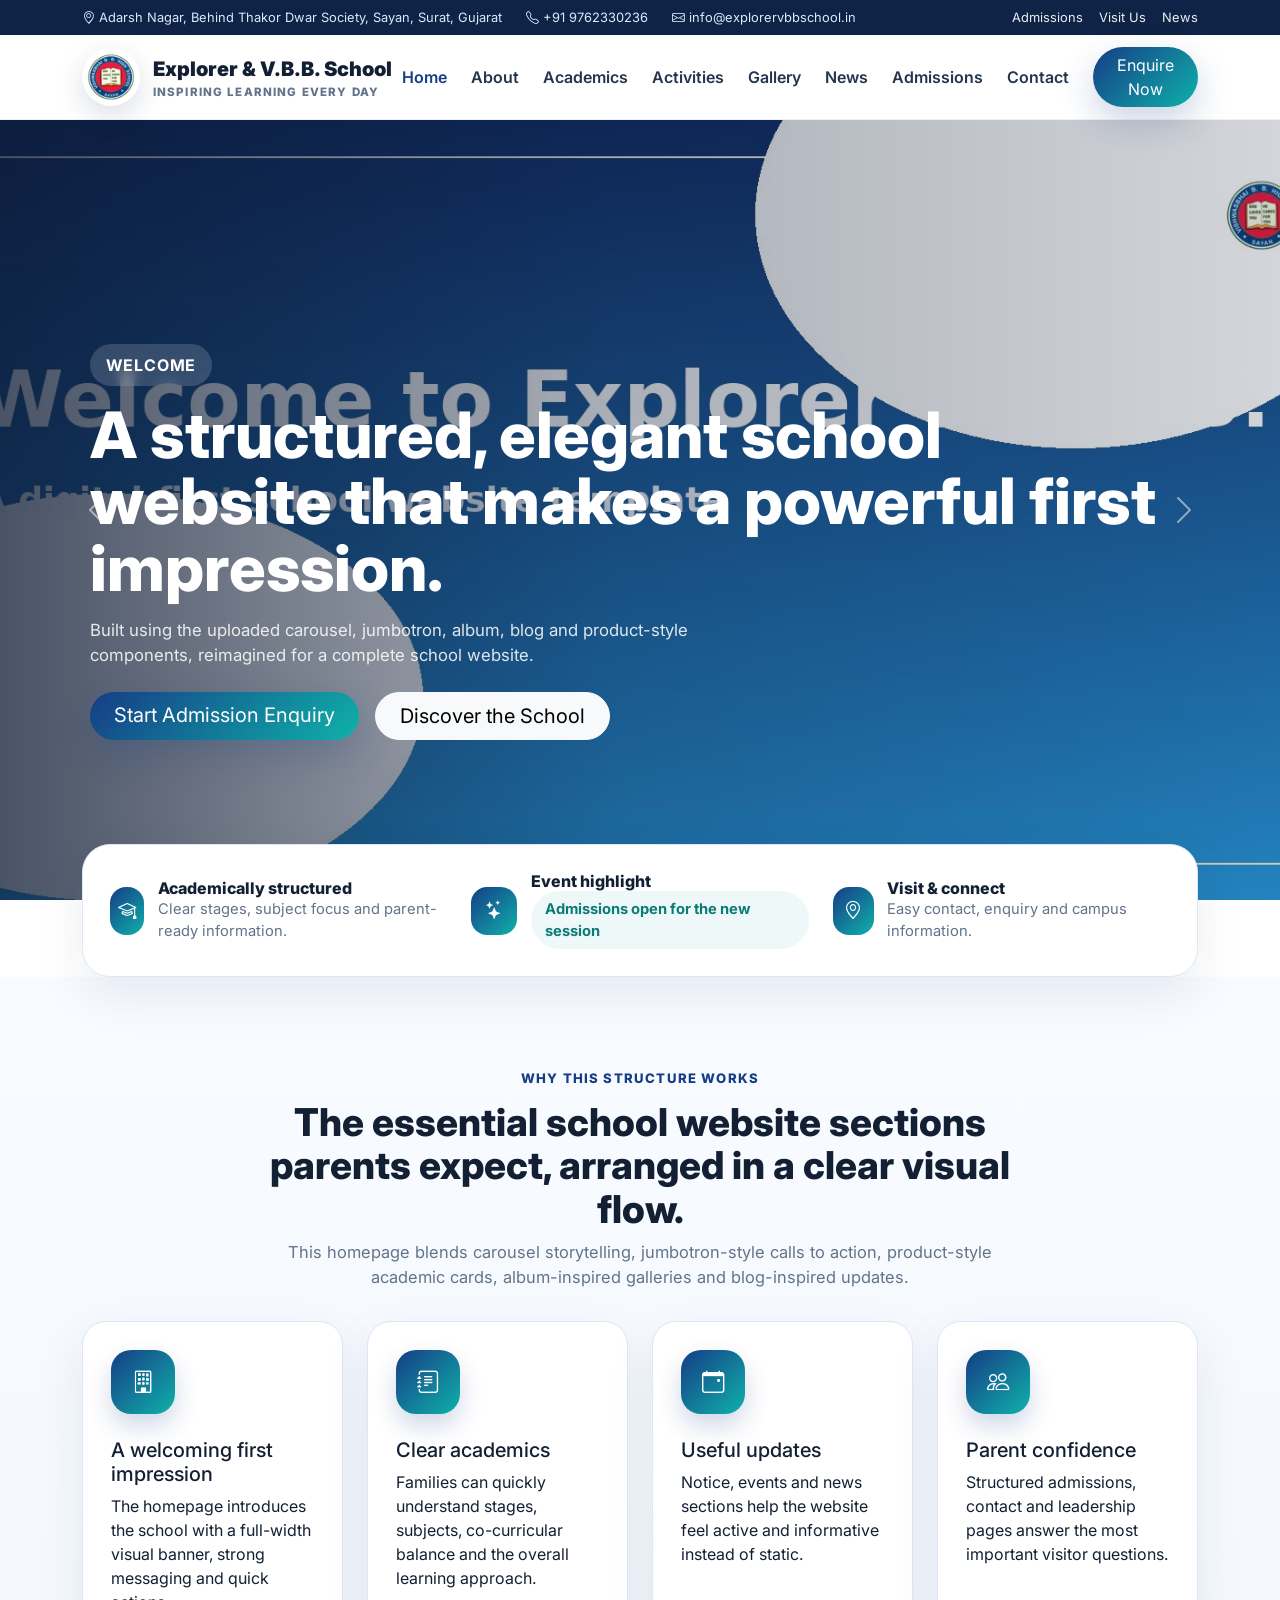
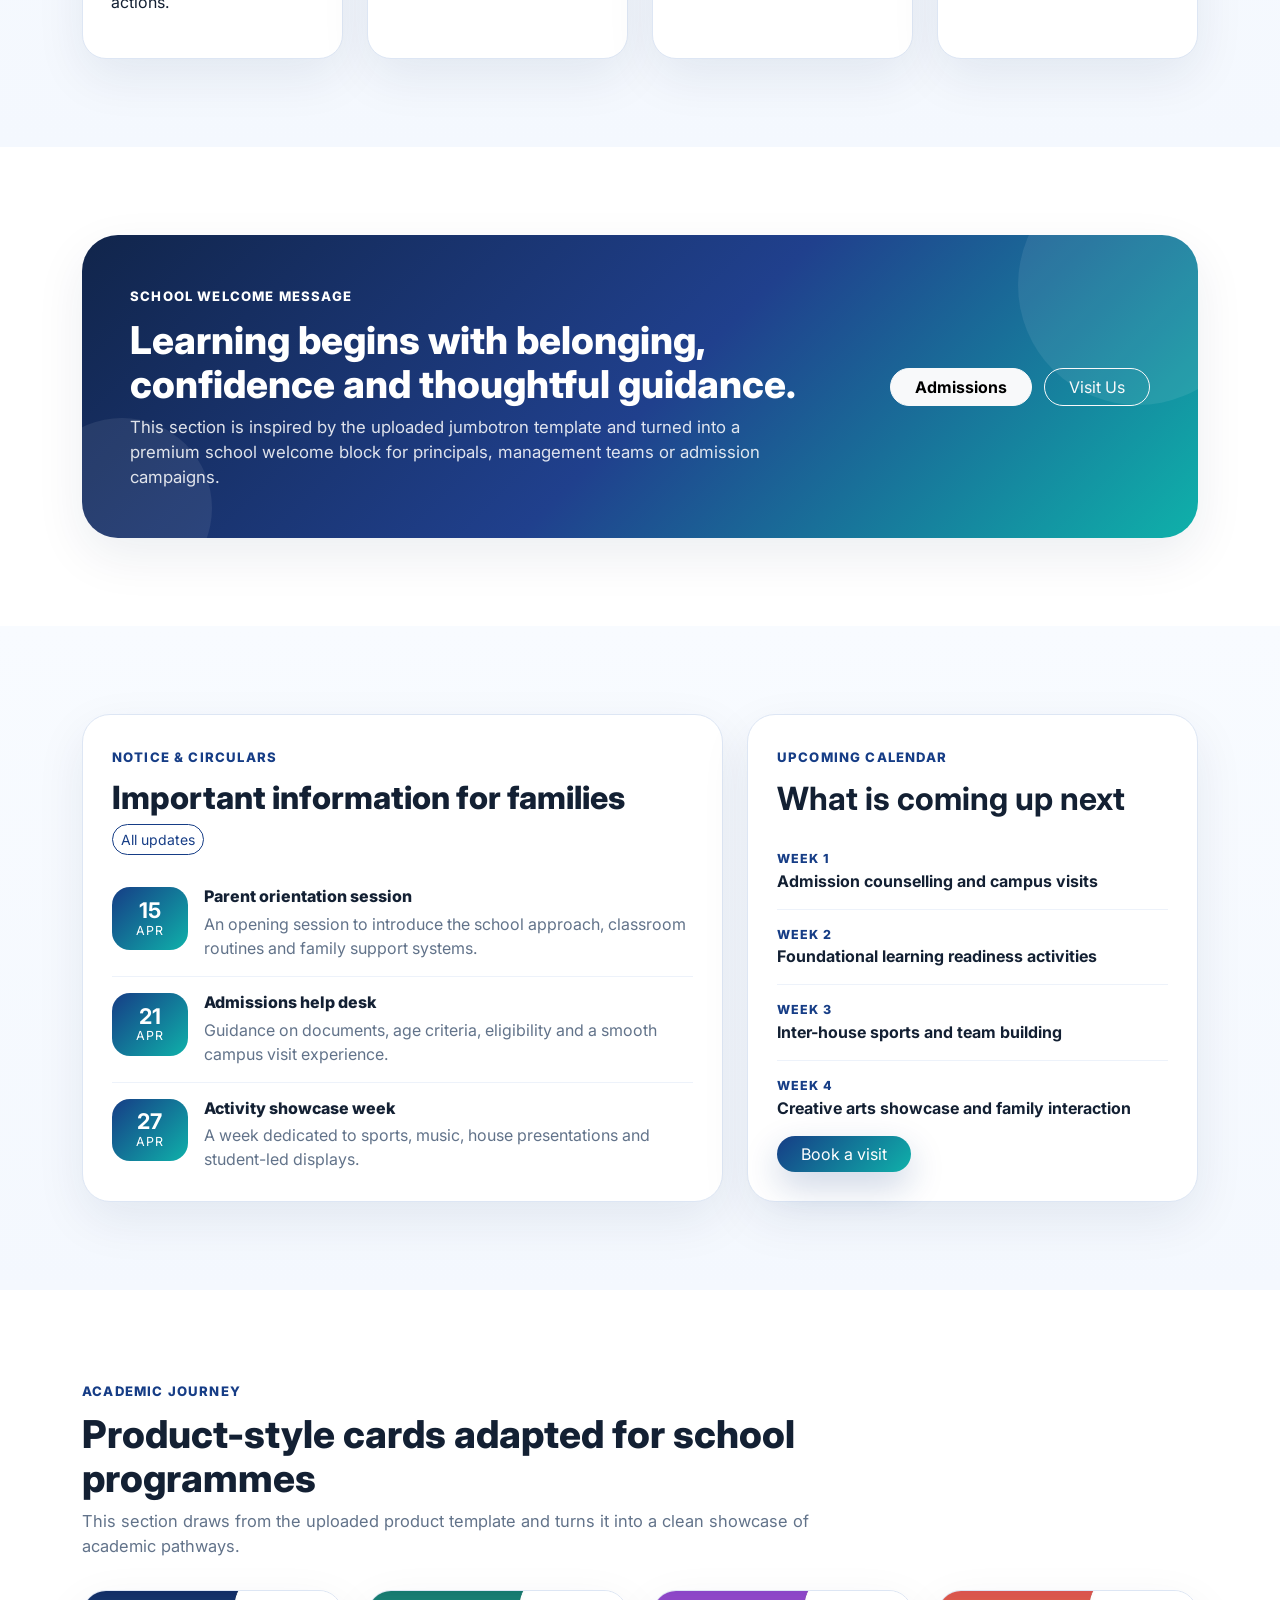
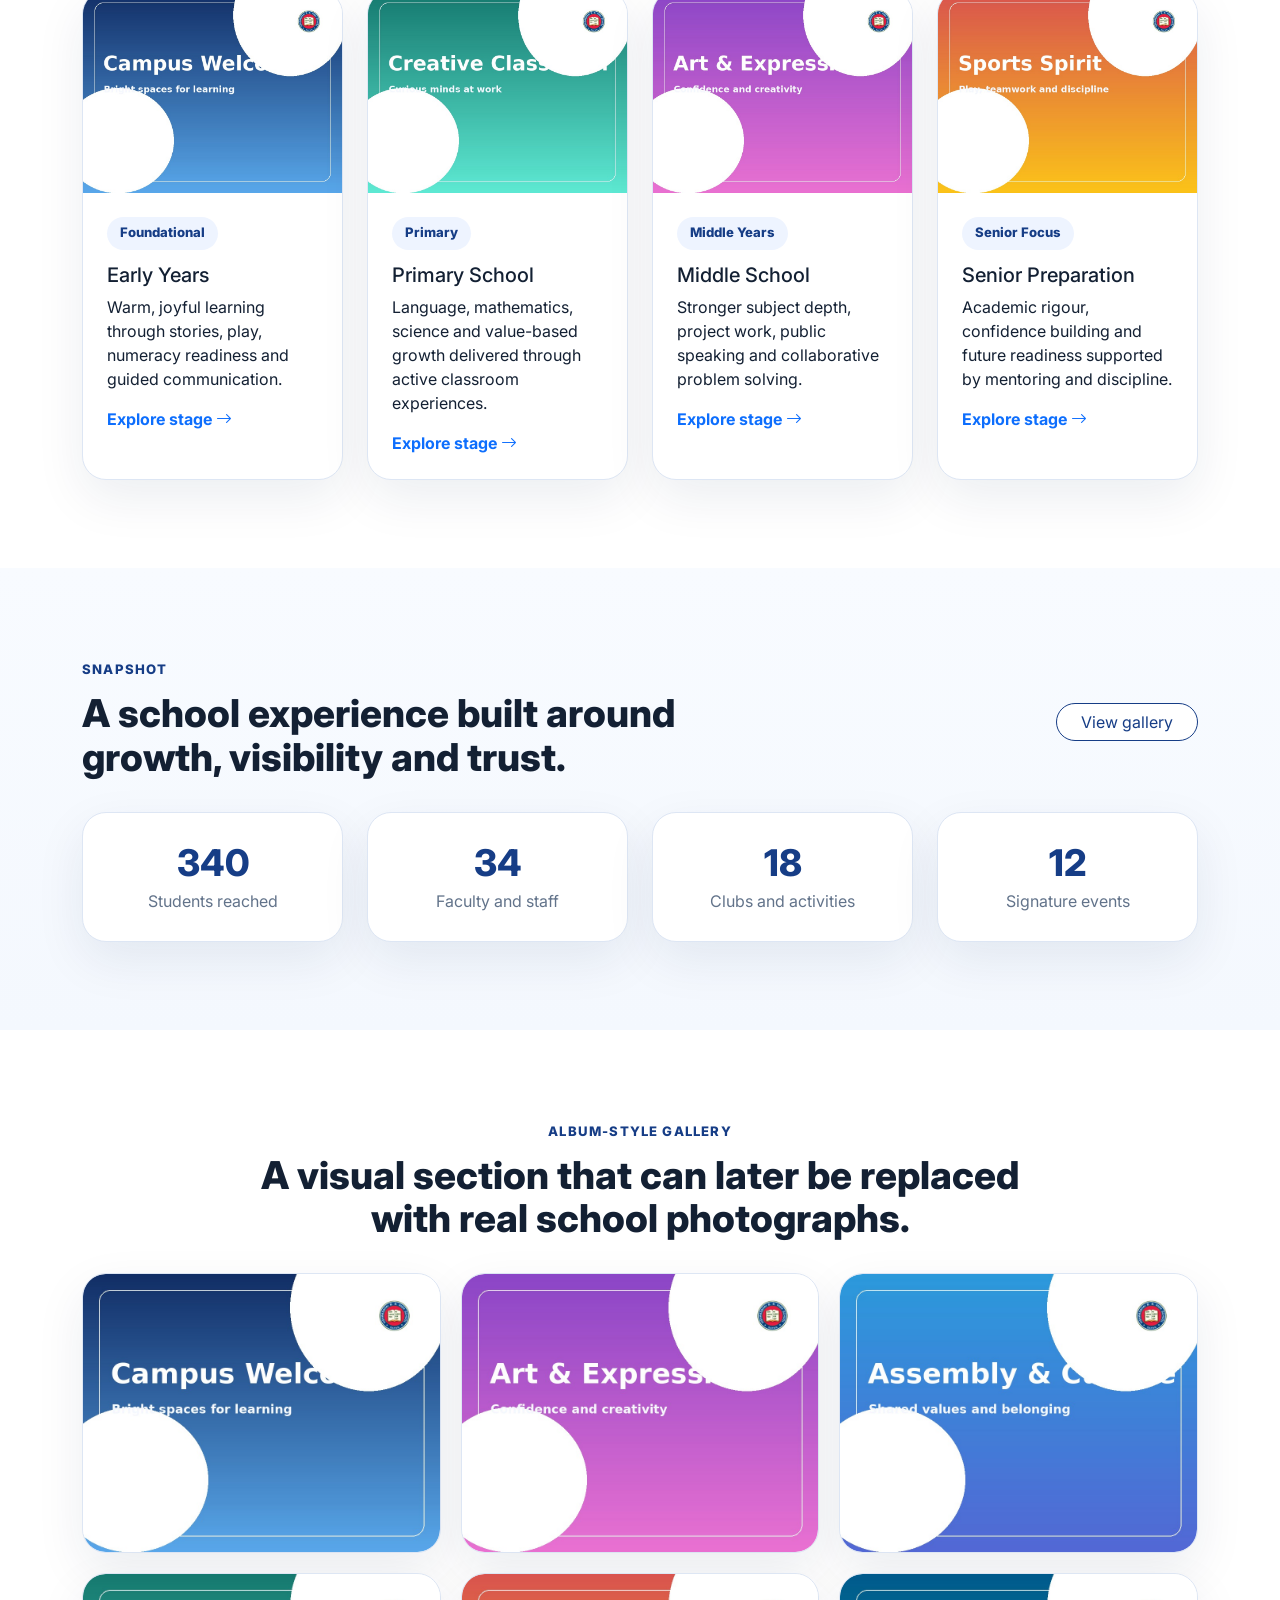
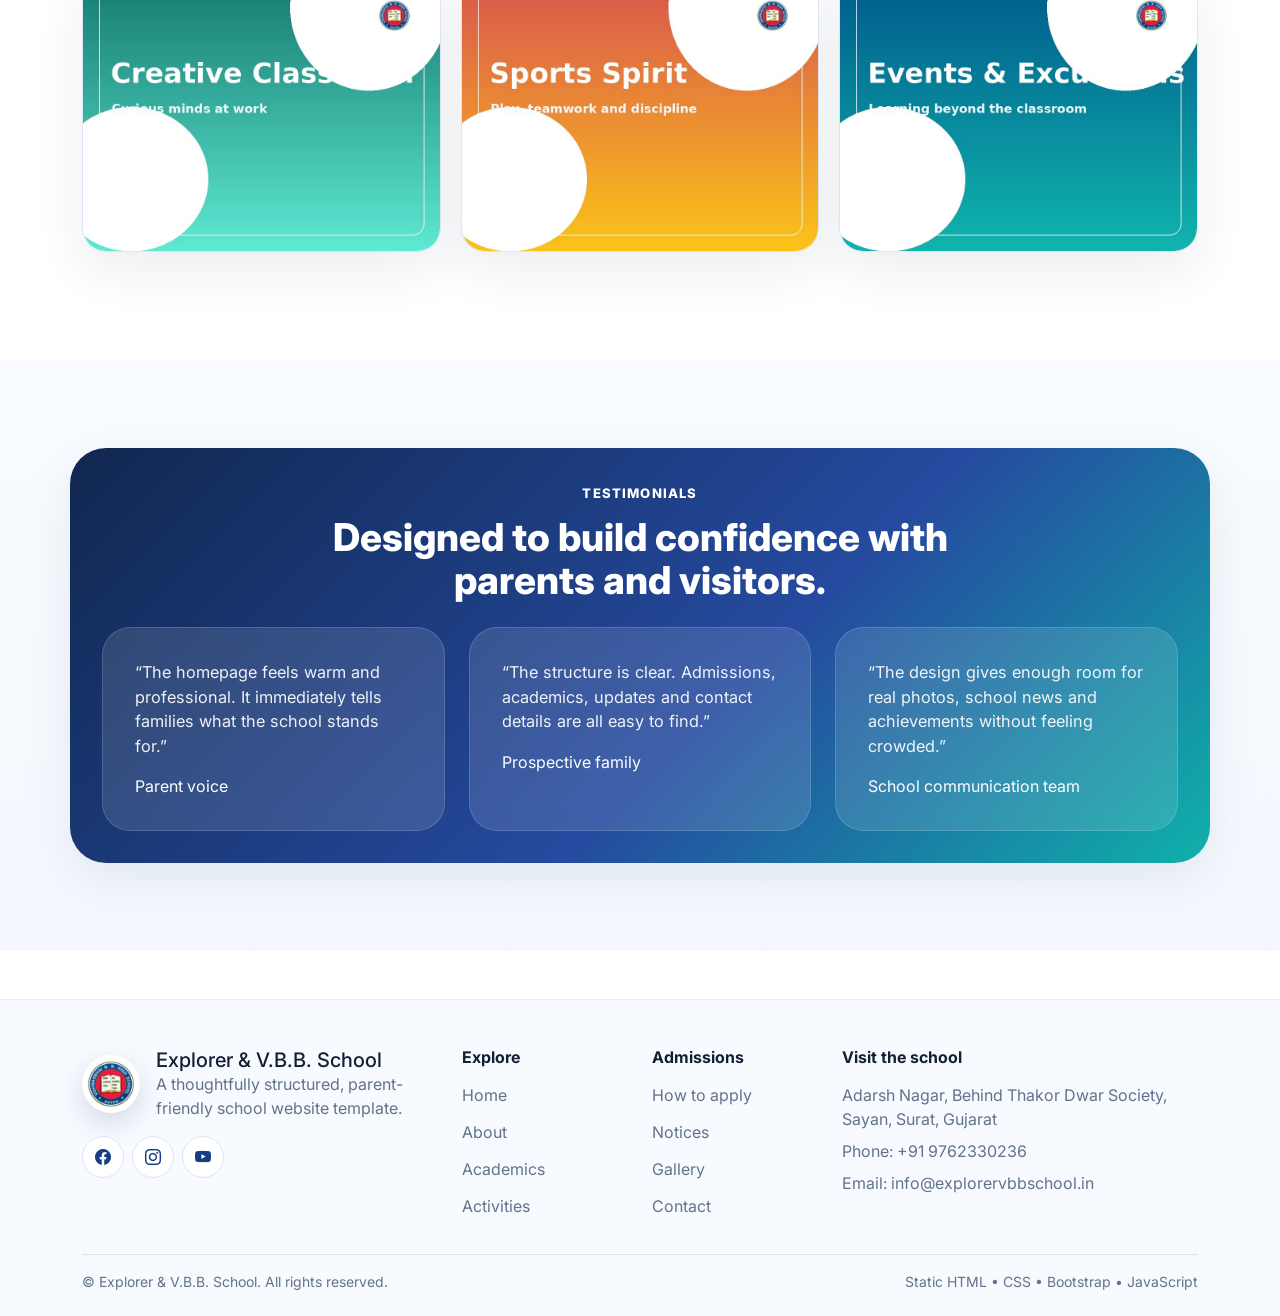
<file: index.html>
<!DOCTYPE html>
<html lang="en">
<head>
  <meta charset="UTF-8">
  <meta name="viewport" content="width=device-width, initial-scale=1.0">
  <title>Explorer & V.B.B. School | Home</title>
  <meta name="description" content="A polished school website template built with Bootstrap and JavaScript.">
  <link rel="icon" type="image/png" href="images/favicon.png">
  <link rel="preconnect" href="https://fonts.googleapis.com">
  <link rel="preconnect" href="https://fonts.gstatic.com" crossorigin>
  <link href="https://fonts.googleapis.com/css2?family=Inter:wght@400;500;600;700;800&display=swap" rel="stylesheet">
  <link href="https://cdn.jsdelivr.net/npm/bootstrap@5.3.3/dist/css/bootstrap.min.css" rel="stylesheet">
  <link href="https://cdn.jsdelivr.net/npm/bootstrap-icons@1.11.3/font/bootstrap-icons.css" rel="stylesheet">
  <link rel="stylesheet" href="css/style.css">
</head>
<body>

  <div class="topbar py-2 d-none d-lg-block">
    <div class="container d-flex justify-content-between align-items-center small">
      <div class="d-flex gap-4 flex-wrap">
        <span><i class="bi bi-geo-alt"></i> Adarsh Nagar, Behind Thakor Dwar Society, Sayan, Surat, Gujarat</span>
        <span><i class="bi bi-telephone"></i> +91 9762330236</span>
        <span><i class="bi bi-envelope"></i> info@explorervbbschool.in</span>
      </div>
      <div class="d-flex gap-3">
        <a href="pages/admissions.html">Admissions</a>
        <a href="pages/contact.html">Visit Us</a>
        <a href="pages/news.html">News</a>
      </div>
    </div>
  </div>
  <nav class="navbar navbar-expand-lg sticky-top custom-navbar">
    <div class="container">
      <a class="navbar-brand" href="index.html">
        <img src="images/logo.png" alt="School logo" class="brand-logo">
        <span><strong>Explorer &amp; V.B.B. School</strong><small>Inspiring learning every day</small></span>
      </a>
      <button class="navbar-toggler" type="button" data-bs-toggle="collapse" data-bs-target="#mainNav"><span class="navbar-toggler-icon"></span></button>
      <div class="collapse navbar-collapse" id="mainNav">
        <ul class="navbar-nav ms-auto align-items-lg-center gap-lg-2">
          <li class="nav-item"><a class="nav-link" href="index.html">Home</a></li>
          <li class="nav-item"><a class="nav-link" href="pages/about.html">About</a></li>
          <li class="nav-item"><a class="nav-link" href="pages/academics.html">Academics</a></li>
          <li class="nav-item"><a class="nav-link" href="pages/activities.html">Activities</a></li>
          <li class="nav-item"><a class="nav-link" href="pages/gallery.html">Gallery</a></li>
          <li class="nav-item"><a class="nav-link" href="pages/news.html">News</a></li>
          <li class="nav-item"><a class="nav-link" href="pages/admissions.html">Admissions</a></li>
          <li class="nav-item"><a class="nav-link" href="pages/contact.html">Contact</a></li>
          <li class="nav-item ms-lg-2"><a class="btn btn-brand rounded-pill px-4" href="pages/admissions.html">Enquire Now</a></li>
        </ul>
      </div>
    </div>
  </nav>


<header>
  <div id="schoolHeroCarousel" class="carousel slide hero-carousel" data-bs-ride="carousel" data-bs-touch="true">
    <div class="carousel-indicators">
      <button type="button" data-bs-target="#schoolHeroCarousel" data-bs-slide-to="0" class="active"></button>
      <button type="button" data-bs-target="#schoolHeroCarousel" data-bs-slide-to="1"></button>
      <button type="button" data-bs-target="#schoolHeroCarousel" data-bs-slide-to="2"></button>
      <button type="button" data-bs-target="#schoolHeroCarousel" data-bs-slide-to="3"></button>
    </div>
    <div class="carousel-inner">
      <div class="carousel-item active position-relative">
        <img src="images/hero-1.jpg" alt="School welcome banner">
        <div class="carousel-caption">
          <span class="hero-kicker">Welcome</span>
          <h1 class="hero-title text-white">A structured, elegant school website that makes a powerful first impression.</h1>
          <p class="hero-text">Built using the uploaded carousel, jumbotron, album, blog and product-style components, reimagined for a complete school website.</p>
          <div class="hero-actions">
            <a class="btn btn-brand btn-lg rounded-pill px-4" href="pages/admissions.html">Start Admission Enquiry</a>
            <a class="btn btn-light btn-lg rounded-pill px-4" href="pages/about.html">Discover the School</a>
          </div>
        </div>
      </div>
      <div class="carousel-item position-relative">
        <img src="images/hero-2.jpg" alt="Academic excellence banner">
        <div class="carousel-caption">
          <span class="hero-kicker">Academics</span>
          <h2 class="hero-title text-white">Strong foundations, modern classrooms and a culture of curiosity.</h2>
          <p class="hero-text">A calm, parent-friendly experience with clear academic pathways and essential school information.</p>
        </div>
      </div>
      <div class="carousel-item position-relative">
        <img src="images/hero-3.jpg" alt="Activities banner">
        <div class="carousel-caption">
          <span class="hero-kicker">Student Life</span>
          <h2 class="hero-title text-white">Every child gets room to participate, perform, play and shine.</h2>
          <p class="hero-text">Sports, arts, clubs and events are presented as core parts of school life.</p>
        </div>
      </div>
      <div class="carousel-item position-relative">
        <img src="images/hero-4.jpg" alt="Community banner">
        <div class="carousel-caption">
          <span class="hero-kicker">Community</span>
          <h2 class="hero-title text-white">A digital campus window for parents, students and visitors.</h2>
          <p class="hero-text">Easy to deploy, easy to customize and well structured for a client-ready presentation.</p>
        </div>
      </div>
    </div>
    <button class="carousel-control-prev" type="button" data-bs-target="#schoolHeroCarousel" data-bs-slide="prev"><span class="carousel-control-prev-icon"></span></button>
    <button class="carousel-control-next" type="button" data-bs-target="#schoolHeroCarousel" data-bs-slide="next"><span class="carousel-control-next-icon"></span></button>
  </div>
</header>

<div class="hero-badgebar">
  <div class="container">
    <div class="info-strip">
      <div class="row g-2 align-items-center">
        <div class="col-md-4"><div class="item"><i class="bi bi-mortarboard"></i><div><h6>Academically structured</h6><p>Clear stages, subject focus and parent-ready information.</p></div></div></div>
        <div class="col-md-4"><div class="item"><i class="bi bi-stars"></i><div><h6>Event highlight</h6><p><span class="highlight-text" data-highlight-rotator data-items='["Admissions open for the new session","Inter-house activities this month","Parent orientation and campus visits","Student showcase and annual celebration"]'>Admissions open for the new session</span></p></div></div></div>
        <div class="col-md-4"><div class="item"><i class="bi bi-geo-alt"></i><div><h6>Visit & connect</h6><p>Easy contact, enquiry and campus information.</p></div></div></div>
      </div>
    </div>
  </div>
</div>

<section class="section-space bg-soft">
  <div class="container">
    <div class="section-heading">
      <span class="eyebrow">Why this structure works</span>
      <h2 class="display-title">The essential school website sections parents expect, arranged in a clear visual flow.</h2>
      <p class="lead-copy">This homepage blends carousel storytelling, jumbotron-style calls to action, product-style academic cards, album-inspired galleries and blog-inspired updates.</p>
    </div>
    <div class="row g-4">
      <div class="col-md-6 col-xl-3"><div class="feature-card h-100"><div class="icon-pill"><i class="bi bi-building"></i></div><h5 class="mt-4">A welcoming first impression</h5><p>The homepage introduces the school with a full-width visual banner, strong messaging and quick actions.</p></div></div>
      <div class="col-md-6 col-xl-3"><div class="feature-card h-100"><div class="icon-pill"><i class="bi bi-journal-text"></i></div><h5 class="mt-4">Clear academics</h5><p>Families can quickly understand stages, subjects, co-curricular balance and the overall learning approach.</p></div></div>
      <div class="col-md-6 col-xl-3"><div class="feature-card h-100"><div class="icon-pill"><i class="bi bi-calendar-event"></i></div><h5 class="mt-4">Useful updates</h5><p>Notice, events and news sections help the website feel active and informative instead of static.</p></div></div>
      <div class="col-md-6 col-xl-3"><div class="feature-card h-100"><div class="icon-pill"><i class="bi bi-people"></i></div><h5 class="mt-4">Parent confidence</h5><p>Structured admissions, contact and leadership pages answer the most important visitor questions.</p></div></div>
    </div>
  </div>
</section>

<section class="section-space">
  <div class="container">
    <div class="jumbo-box">
      <div class="row align-items-center g-4 position-relative" style="z-index:1;">
        <div class="col-lg-8">
          <span class="eyebrow text-white">School welcome message</span>
          <h2 class="display-title text-white">Learning begins with belonging, confidence and thoughtful guidance.</h2>
          <p class="hero-text mb-0">This section is inspired by the uploaded jumbotron template and turned into a premium school welcome block for principals, management teams or admission campaigns.</p>
        </div>
        <div class="col-lg-4 text-lg-end">
          <a href="pages/admissions.html" class="btn btn-light rounded-pill px-4 me-2">Admissions</a>
          <a href="pages/contact.html" class="btn btn-outline-light rounded-pill px-4">Visit Us</a>
        </div>
      </div>
    </div>
  </div>
</section>

<section class="section-space bg-soft">
  <div class="container">
    <div class="row g-4 align-items-stretch">
      <div class="col-lg-7">
        <div class="notice-board h-100">
          <div class="d-flex justify-content-between align-items-center flex-wrap gap-2 mb-3">
            <div>
              <span class="eyebrow">Notice & circulars</span>
              <h2 class="display-title fs-2 mb-0">Important information for families</h2>
            </div>
            <a href="pages/news.html" class="btn btn-outline-brand rounded-pill btn-sm">All updates</a>
          </div>
          <div class="notice-item"><div class="notice-date"><strong>15</strong><span>APR</span></div><div><h6>Parent orientation session</h6><p>An opening session to introduce the school approach, classroom routines and family support systems.</p></div></div>
          <div class="notice-item"><div class="notice-date"><strong>21</strong><span>APR</span></div><div><h6>Admissions help desk</h6><p>Guidance on documents, age criteria, eligibility and a smooth campus visit experience.</p></div></div>
          <div class="notice-item"><div class="notice-date"><strong>27</strong><span>APR</span></div><div><h6>Activity showcase week</h6><p>A week dedicated to sports, music, house presentations and student-led displays.</p></div></div>
        </div>
      </div>
      <div class="col-lg-5">
        <div class="calendar-panel h-100">
          <span class="eyebrow">Upcoming calendar</span>
          <h3 class="fs-2 fw-bold">What is coming up next</h3>
          <ul class="calendar-list mt-3">
            <li><span>Week 1</span><strong>Admission counselling and campus visits</strong></li>
            <li><span>Week 2</span><strong>Foundational learning readiness activities</strong></li>
            <li><span>Week 3</span><strong>Inter-house sports and team building</strong></li>
            <li><span>Week 4</span><strong>Creative arts showcase and family interaction</strong></li>
          </ul>
          <a href="pages/contact.html" class="btn btn-brand rounded-pill px-4 mt-3">Book a visit</a>
        </div>
      </div>
    </div>
  </div>
</section>

<section class="section-space">
  <div class="container">
    <div class="section-heading left">
      <span class="eyebrow">Academic journey</span>
      <h2 class="display-title">Product-style cards adapted for school programmes</h2>
      <p class="lead-copy">This section draws from the uploaded product template and turns it into a clean showcase of academic pathways.</p>
    </div>
    <div class="row g-4">
      <div class="col-md-6 col-xl-3"><div class="program-card h-100"><img src="images/gallery-1.jpg" alt="Early years"><div class="card-body"><span class="program-tag">Foundational</span><h5>Early Years</h5><p>Warm, joyful learning through stories, play, numeracy readiness and guided communication.</p><a href="pages/academics.html" class="fw-bold text-primary">Explore stage <i class="bi bi-arrow-right"></i></a></div></div></div>
      <div class="col-md-6 col-xl-3"><div class="program-card h-100"><img src="images/gallery-2.jpg" alt="Primary"><div class="card-body"><span class="program-tag">Primary</span><h5>Primary School</h5><p>Language, mathematics, science and value-based growth delivered through active classroom experiences.</p><a href="pages/academics.html" class="fw-bold text-primary">Explore stage <i class="bi bi-arrow-right"></i></a></div></div></div>
      <div class="col-md-6 col-xl-3"><div class="program-card h-100"><img src="images/gallery-3.jpg" alt="Middle school"><div class="card-body"><span class="program-tag">Middle Years</span><h5>Middle School</h5><p>Stronger subject depth, project work, public speaking and collaborative problem solving.</p><a href="pages/academics.html" class="fw-bold text-primary">Explore stage <i class="bi bi-arrow-right"></i></a></div></div></div>
      <div class="col-md-6 col-xl-3"><div class="program-card h-100"><img src="images/gallery-4.jpg" alt="Secondary"><div class="card-body"><span class="program-tag">Senior Focus</span><h5>Senior Preparation</h5><p>Academic rigour, confidence building and future readiness supported by mentoring and discipline.</p><a href="pages/academics.html" class="fw-bold text-primary">Explore stage <i class="bi bi-arrow-right"></i></a></div></div></div>
    </div>
  </div>
</section>

<section class="section-space bg-soft">
  <div class="container">
    <div class="row g-4 align-items-center mb-4">
      <div class="col-lg-7">
        <span class="eyebrow">Snapshot</span>
        <h2 class="display-title">A school experience built around growth, visibility and trust.</h2>
      </div>
      <div class="col-lg-5 text-lg-end"><a href="pages/gallery.html" class="btn btn-outline-brand rounded-pill px-4">View gallery</a></div>
    </div>
    <div class="row g-4">
      <div class="col-6 col-lg-3"><div class="stats-card h-100"><h3 class="counter" data-target="600">0</h3><p class="mb-0 text-muted-2">Students reached</p></div></div>
      <div class="col-6 col-lg-3"><div class="stats-card h-100"><h3 class="counter" data-target="40">0</h3><p class="mb-0 text-muted-2">Faculty and staff</p></div></div>
      <div class="col-6 col-lg-3"><div class="stats-card h-100"><h3 class="counter" data-target="18">0</h3><p class="mb-0 text-muted-2">Clubs and activities</p></div></div>
      <div class="col-6 col-lg-3"><div class="stats-card h-100"><h3 class="counter" data-target="12">0</h3><p class="mb-0 text-muted-2">Signature events</p></div></div>
    </div>
  </div>
</section>

<section class="section-space">
  <div class="container">
    <div class="section-heading">
      <span class="eyebrow">Album-style gallery</span>
      <h2 class="display-title">A visual section that can later be replaced with real school photographs.</h2>
    </div>
    <div class="gallery-grid">
      <div class="gallery-card"><img src="images/gallery-1.jpg" alt="Gallery image 1"></div>
      <div class="gallery-card"><img src="images/gallery-2.jpg" alt="Gallery image 2"></div>
      <div class="gallery-card"><img src="images/gallery-3.jpg" alt="Gallery image 3"></div>
      <div class="gallery-card"><img src="images/gallery-4.jpg" alt="Gallery image 4"></div>
      <div class="gallery-card"><img src="images/gallery-5.jpg" alt="Gallery image 5"></div>
      <div class="gallery-card"><img src="images/gallery-6.jpg" alt="Gallery image 6"></div>
    </div>
  </div>
</section>

<section class="section-space bg-soft">
  <div class="container testimonial-wrap">
    <div class="section-heading mb-4">
      <span class="eyebrow text-white">Testimonials</span>
      <h2 class="display-title text-white">Designed to build confidence with parents and visitors.</h2>
    </div>
    <div class="row g-4">
      <div class="col-lg-4"><div class="testimonial-card h-100"><p>“The homepage feels warm and professional. It immediately tells families what the school stands for.”</p><span>Parent voice</span></div></div>
      <div class="col-lg-4"><div class="testimonial-card h-100"><p>“The structure is clear. Admissions, academics, updates and contact details are all easy to find.”</p><span>Prospective family</span></div></div>
      <div class="col-lg-4"><div class="testimonial-card h-100"><p>“The design gives enough room for real photos, school news and achievements without feeling crowded.”</p><span>School communication team</span></div></div>
    </div>
  </div>
</section>


  <footer class="footer pt-5 pb-4 mt-5">
    <div class="container">
      <div class="row g-4 align-items-start">
        <div class="col-lg-4">
          <div class="d-flex align-items-center gap-3 mb-3">
            <img src="images/logo.png" alt="School logo" class="brand-logo">
            <div>
              <h5 class="mb-0">Explorer &amp; V.B.B. School</h5>
              <p class="mb-0 text-muted-2">A thoughtfully structured, parent-friendly school website template.</p>
            </div>
          </div>
          <div class="social-links d-flex gap-2 mt-3">
            <a href="#"><i class="bi bi-facebook"></i></a>
            <a href="#"><i class="bi bi-instagram"></i></a>
            <a href="#"><i class="bi bi-youtube"></i></a>
          </div>
        </div>
        <div class="col-sm-6 col-lg-2">
          <h6 class="fw-bold mb-3">Explore</h6>
          <ul class="footer-links">
            <li><a href="index.html">Home</a></li>
            <li><a href="pages/about.html">About</a></li>
            <li><a href="pages/academics.html">Academics</a></li>
            <li><a href="pages/activities.html">Activities</a></li>
          </ul>
        </div>
        <div class="col-sm-6 col-lg-2">
          <h6 class="fw-bold mb-3">Admissions</h6>
          <ul class="footer-links">
            <li><a href="pages/admissions.html">How to apply</a></li>
            <li><a href="pages/news.html">Notices</a></li>
            <li><a href="pages/gallery.html">Gallery</a></li>
            <li><a href="pages/contact.html">Contact</a></li>
          </ul>
        </div>
        <div class="col-lg-4">
          <h6 class="fw-bold mb-3">Visit the school</h6>
          <p class="text-muted-2 mb-2">Adarsh Nagar, Behind Thakor Dwar Society, Sayan, Surat, Gujarat</p>
          <p class="text-muted-2 mb-2">Phone: +91 9762330236</p>
          <p class="text-muted-2 mb-0">Email: info@explorervbbschool.in</p>
        </div>
      </div>
      <div class="border-top mt-4 pt-3 d-flex flex-column flex-md-row justify-content-between small text-muted-2">
        <span>© Explorer &amp; V.B.B. School. All rights reserved.</span>
        <span>Static HTML • CSS • Bootstrap • JavaScript</span>
      </div>
    </div>
  </footer>
  <button class="back-to-top" aria-label="Back to top"><i class="bi bi-arrow-up"></i></button>

<script src="https://cdn.jsdelivr.net/npm/bootstrap@5.3.3/dist/js/bootstrap.bundle.min.js"></script>
<script src="js/main.js"></script>
</body>
</html>
</file>
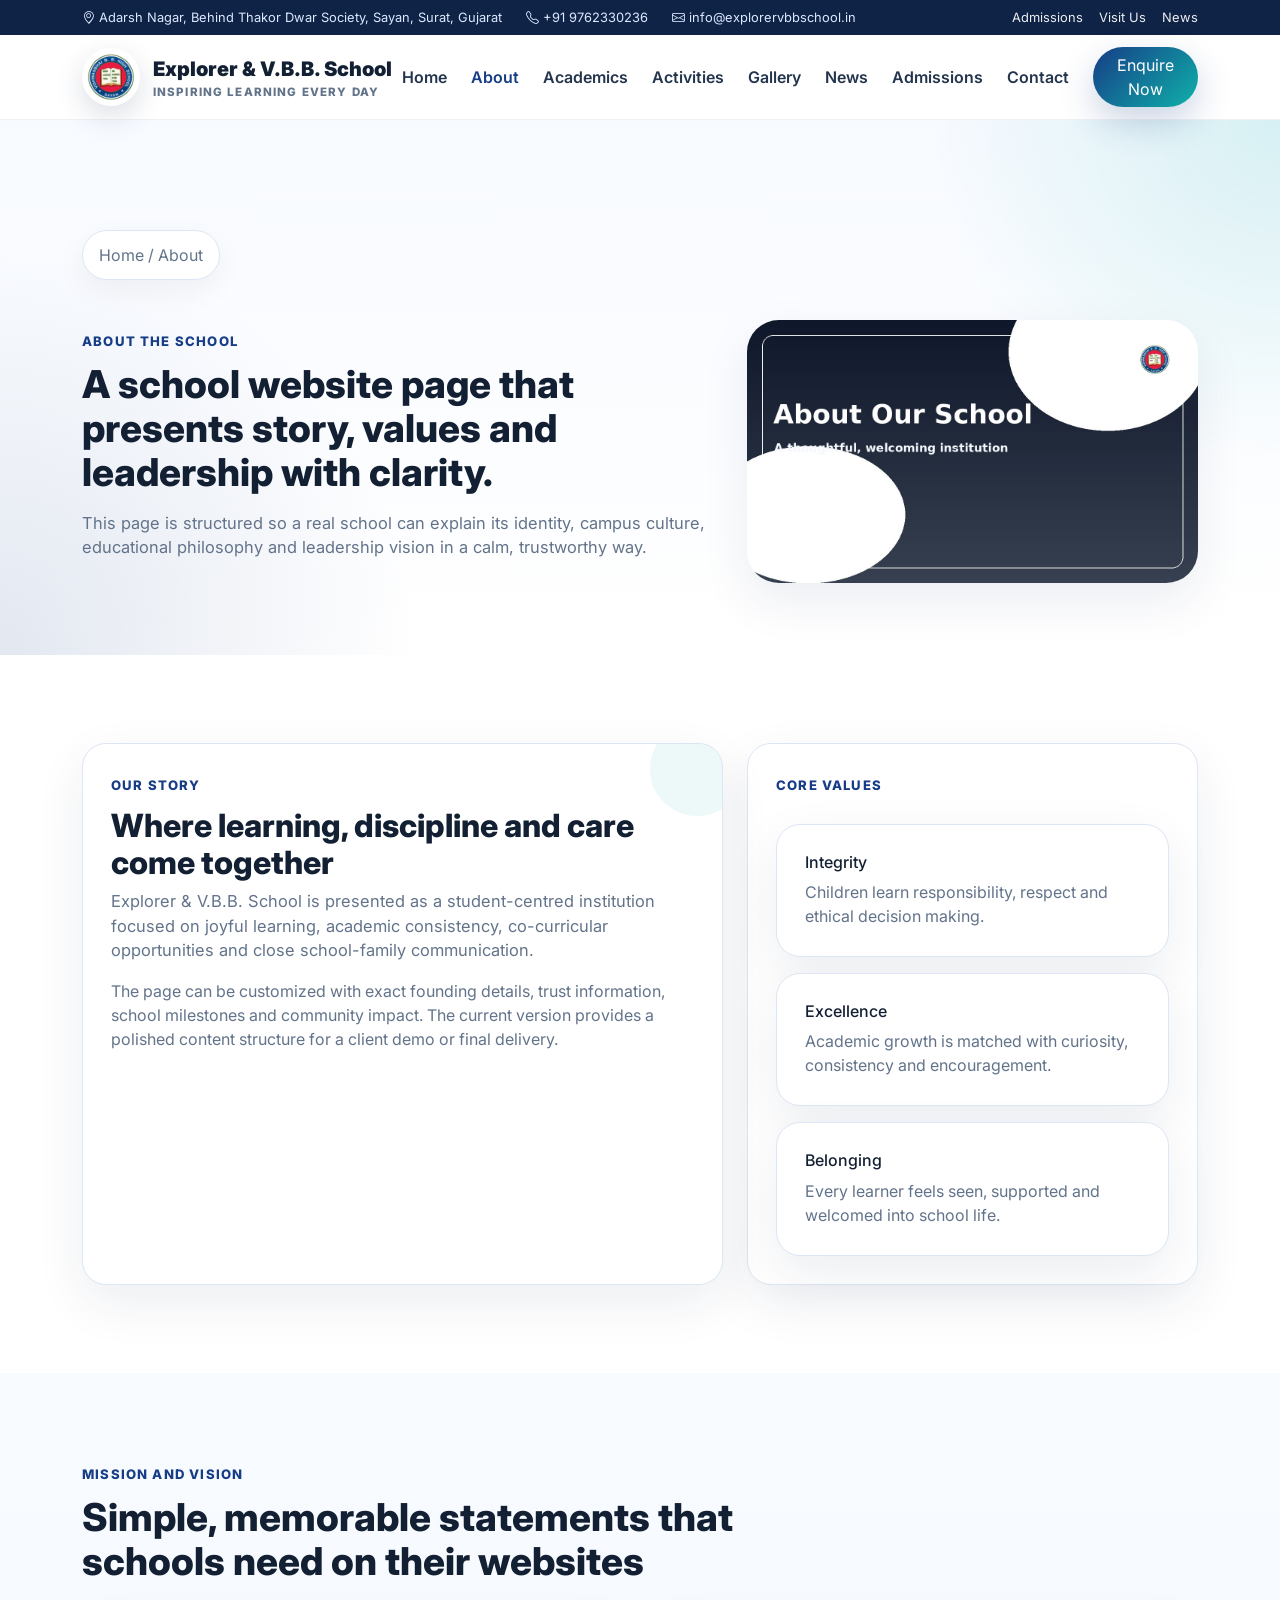
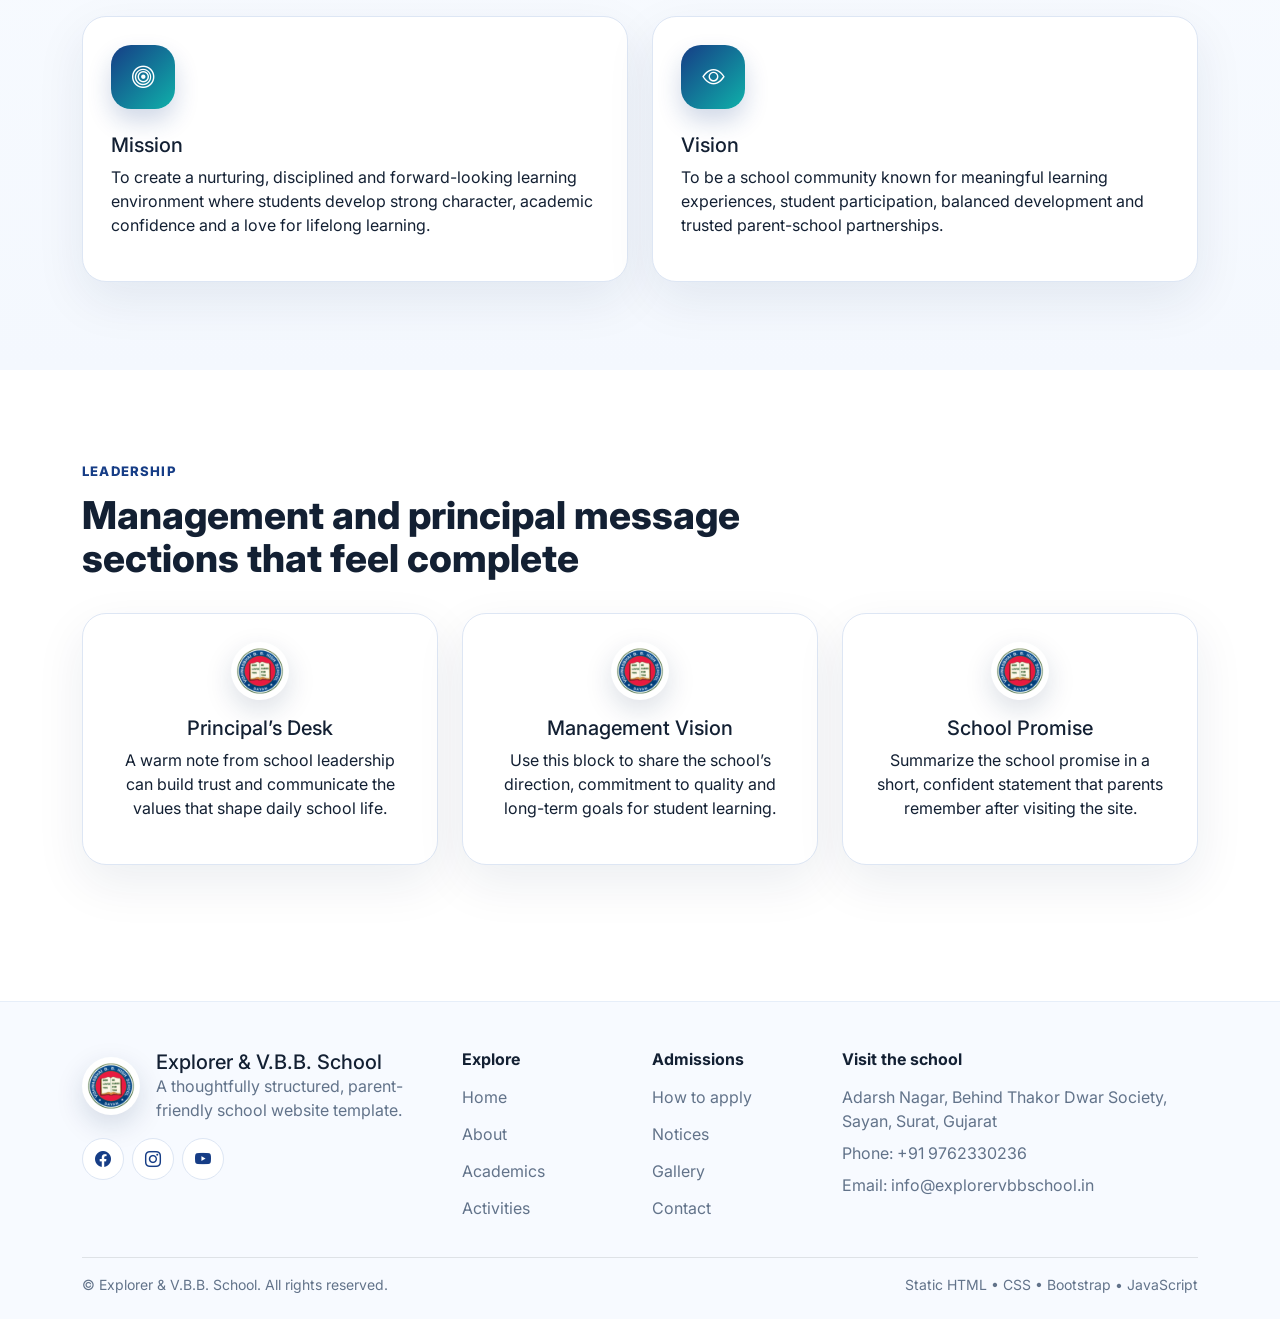
<file: pages/about.html>
<!DOCTYPE html>
<html lang="en">
<head>
  <meta charset="UTF-8">
  <meta name="viewport" content="width=device-width, initial-scale=1.0">
  <title>Explorer & V.B.B. School | About</title>
  <meta name="description" content="A polished school website template built with Bootstrap and JavaScript.">
  <link rel="icon" type="image/png" href="../images/favicon.png">
  <link rel="preconnect" href="https://fonts.googleapis.com">
  <link rel="preconnect" href="https://fonts.gstatic.com" crossorigin>
  <link href="https://fonts.googleapis.com/css2?family=Inter:wght@400;500;600;700;800&display=swap" rel="stylesheet">
  <link href="https://cdn.jsdelivr.net/npm/bootstrap@5.3.3/dist/css/bootstrap.min.css" rel="stylesheet">
  <link href="https://cdn.jsdelivr.net/npm/bootstrap-icons@1.11.3/font/bootstrap-icons.css" rel="stylesheet">
  <link rel="stylesheet" href="../css/style.css">
</head>
<body>

  <div class="topbar py-2 d-none d-lg-block">
    <div class="container d-flex justify-content-between align-items-center small">
      <div class="d-flex gap-4 flex-wrap">
        <span><i class="bi bi-geo-alt"></i> Adarsh Nagar, Behind Thakor Dwar Society, Sayan, Surat, Gujarat</span>
        <span><i class="bi bi-telephone"></i> +91 9762330236</span>
        <span><i class="bi bi-envelope"></i> info@explorervbbschool.in</span>
      </div>
      <div class="d-flex gap-3">
        <a href="admissions.html">Admissions</a>
        <a href="contact.html">Visit Us</a>
        <a href="news.html">News</a>
      </div>
    </div>
  </div>
  <nav class="navbar navbar-expand-lg sticky-top custom-navbar">
    <div class="container">
      <a class="navbar-brand" href="../index.html">
        <img src="../images/logo.png" alt="School logo" class="brand-logo">
        <span><strong>Explorer &amp; V.B.B. School</strong><small>Inspiring learning every day</small></span>
      </a>
      <button class="navbar-toggler" type="button" data-bs-toggle="collapse" data-bs-target="#mainNav"><span class="navbar-toggler-icon"></span></button>
      <div class="collapse navbar-collapse" id="mainNav">
        <ul class="navbar-nav ms-auto align-items-lg-center gap-lg-2">
          <li class="nav-item"><a class="nav-link" href="../index.html">Home</a></li>
          <li class="nav-item"><a class="nav-link" href="about.html">About</a></li>
          <li class="nav-item"><a class="nav-link" href="academics.html">Academics</a></li>
          <li class="nav-item"><a class="nav-link" href="activities.html">Activities</a></li>
          <li class="nav-item"><a class="nav-link" href="gallery.html">Gallery</a></li>
          <li class="nav-item"><a class="nav-link" href="news.html">News</a></li>
          <li class="nav-item"><a class="nav-link" href="admissions.html">Admissions</a></li>
          <li class="nav-item"><a class="nav-link" href="contact.html">Contact</a></li>
          <li class="nav-item ms-lg-2"><a class="btn btn-brand rounded-pill px-4" href="admissions.html">Enquire Now</a></li>
        </ul>
      </div>
    </div>
  </nav>


<section class="page-hero">
  <div class="container position-relative">
    <span class="breadcrumb-modern">Home / About</span>
    <div class="row align-items-center g-4 mt-3">
      <div class="col-lg-7"><span class="eyebrow">About the school</span><h1 class="display-title">A school website page that presents story, values and leadership with clarity.</h1><p class="lead-copy mt-3">This page is structured so a real school can explain its identity, campus culture, educational philosophy and leadership vision in a calm, trustworthy way.</p></div>
      <div class="col-lg-5"><img src="../images/about-hero.jpg" alt="About hero" class="rounded-4xl shadow-soft"></div>
    </div>
  </div>
</section>
<section class="section-space">
  <div class="container">
    <div class="row g-4">
      <div class="col-lg-7"><div class="timeline-card h-100"><span class="eyebrow">Our story</span><h2 class="display-title fs-2">Where learning, discipline and care come together</h2><p class="lead-copy">Explorer &amp; V.B.B. School is presented as a student-centred institution focused on joyful learning, academic consistency, co-curricular opportunities and close school-family communication.</p><p class="text-muted-2">The page can be customized with exact founding details, trust information, school milestones and community impact. The current version provides a polished content structure for a client demo or final delivery.</p></div></div>
      <div class="col-lg-5"><div class="value-card h-100"><span class="eyebrow">Core values</span><div class="d-grid gap-3 mt-3"><div class="quick-card"><h6>Integrity</h6><p class="mb-0 text-muted-2">Children learn responsibility, respect and ethical decision making.</p></div><div class="quick-card"><h6>Excellence</h6><p class="mb-0 text-muted-2">Academic growth is matched with curiosity, consistency and encouragement.</p></div><div class="quick-card"><h6>Belonging</h6><p class="mb-0 text-muted-2">Every learner feels seen, supported and welcomed into school life.</p></div></div></div></div>
    </div>
  </div>
</section>
<section class="section-space bg-soft">
  <div class="container">
    <div class="section-heading left"><span class="eyebrow">Mission and vision</span><h2 class="display-title">Simple, memorable statements that schools need on their websites</h2></div>
    <div class="row g-4">
      <div class="col-lg-6"><div class="feature-card h-100"><div class="icon-pill"><i class="bi bi-bullseye"></i></div><h5 class="mt-4">Mission</h5><p>To create a nurturing, disciplined and forward-looking learning environment where students develop strong character, academic confidence and a love for lifelong learning.</p></div></div>
      <div class="col-lg-6"><div class="feature-card h-100"><div class="icon-pill"><i class="bi bi-eye"></i></div><h5 class="mt-4">Vision</h5><p>To be a school community known for meaningful learning experiences, student participation, balanced development and trusted parent-school partnerships.</p></div></div>
    </div>
  </div>
</section>
<section class="section-space">
  <div class="container">
    <div class="section-heading left"><span class="eyebrow">Leadership</span><h2 class="display-title">Management and principal message sections that feel complete</h2></div>
    <div class="row g-4">
      <div class="col-lg-4"><div class="contact-card h-100 text-center"><img src="../images/logo.png" alt="Principal" class="brand-logo mx-auto mb-3"><h5>Principal’s Desk</h5><p>A warm note from school leadership can build trust and communicate the values that shape daily school life.</p></div></div>
      <div class="col-lg-4"><div class="contact-card h-100 text-center"><img src="../images/logo.png" alt="Management" class="brand-logo mx-auto mb-3"><h5>Management Vision</h5><p>Use this block to share the school’s direction, commitment to quality and long-term goals for student learning.</p></div></div>
      <div class="col-lg-4"><div class="contact-card h-100 text-center"><img src="../images/logo.png" alt="Campus" class="brand-logo mx-auto mb-3"><h5>School Promise</h5><p>Summarize the school promise in a short, confident statement that parents remember after visiting the site.</p></div></div>
    </div>
  </div>
</section>


  <footer class="footer pt-5 pb-4 mt-5">
    <div class="container">
      <div class="row g-4 align-items-start">
        <div class="col-lg-4">
          <div class="d-flex align-items-center gap-3 mb-3">
            <img src="../images/logo.png" alt="School logo" class="brand-logo">
            <div>
              <h5 class="mb-0">Explorer &amp; V.B.B. School</h5>
              <p class="mb-0 text-muted-2">A thoughtfully structured, parent-friendly school website template.</p>
            </div>
          </div>
          <div class="social-links d-flex gap-2 mt-3">
            <a href="#"><i class="bi bi-facebook"></i></a>
            <a href="#"><i class="bi bi-instagram"></i></a>
            <a href="#"><i class="bi bi-youtube"></i></a>
          </div>
        </div>
        <div class="col-sm-6 col-lg-2">
          <h6 class="fw-bold mb-3">Explore</h6>
          <ul class="footer-links">
            <li><a href="../index.html">Home</a></li>
            <li><a href="about.html">About</a></li>
            <li><a href="academics.html">Academics</a></li>
            <li><a href="activities.html">Activities</a></li>
          </ul>
        </div>
        <div class="col-sm-6 col-lg-2">
          <h6 class="fw-bold mb-3">Admissions</h6>
          <ul class="footer-links">
            <li><a href="admissions.html">How to apply</a></li>
            <li><a href="news.html">Notices</a></li>
            <li><a href="gallery.html">Gallery</a></li>
            <li><a href="contact.html">Contact</a></li>
          </ul>
        </div>
        <div class="col-lg-4">
          <h6 class="fw-bold mb-3">Visit the school</h6>
          <p class="text-muted-2 mb-2">Adarsh Nagar, Behind Thakor Dwar Society, Sayan, Surat, Gujarat</p>
          <p class="text-muted-2 mb-2">Phone: +91 9762330236</p>
          <p class="text-muted-2 mb-0">Email: info@explorervbbschool.in</p>
        </div>
      </div>
      <div class="border-top mt-4 pt-3 d-flex flex-column flex-md-row justify-content-between small text-muted-2">
        <span>© Explorer &amp; V.B.B. School. All rights reserved.</span>
        <span>Static HTML • CSS • Bootstrap • JavaScript</span>
      </div>
    </div>
  </footer>
  <button class="back-to-top" aria-label="Back to top"><i class="bi bi-arrow-up"></i></button>

<script src="https://cdn.jsdelivr.net/npm/bootstrap@5.3.3/dist/js/bootstrap.bundle.min.js"></script>
<script src="../js/main.js"></script>
</body>
</html>
</file>
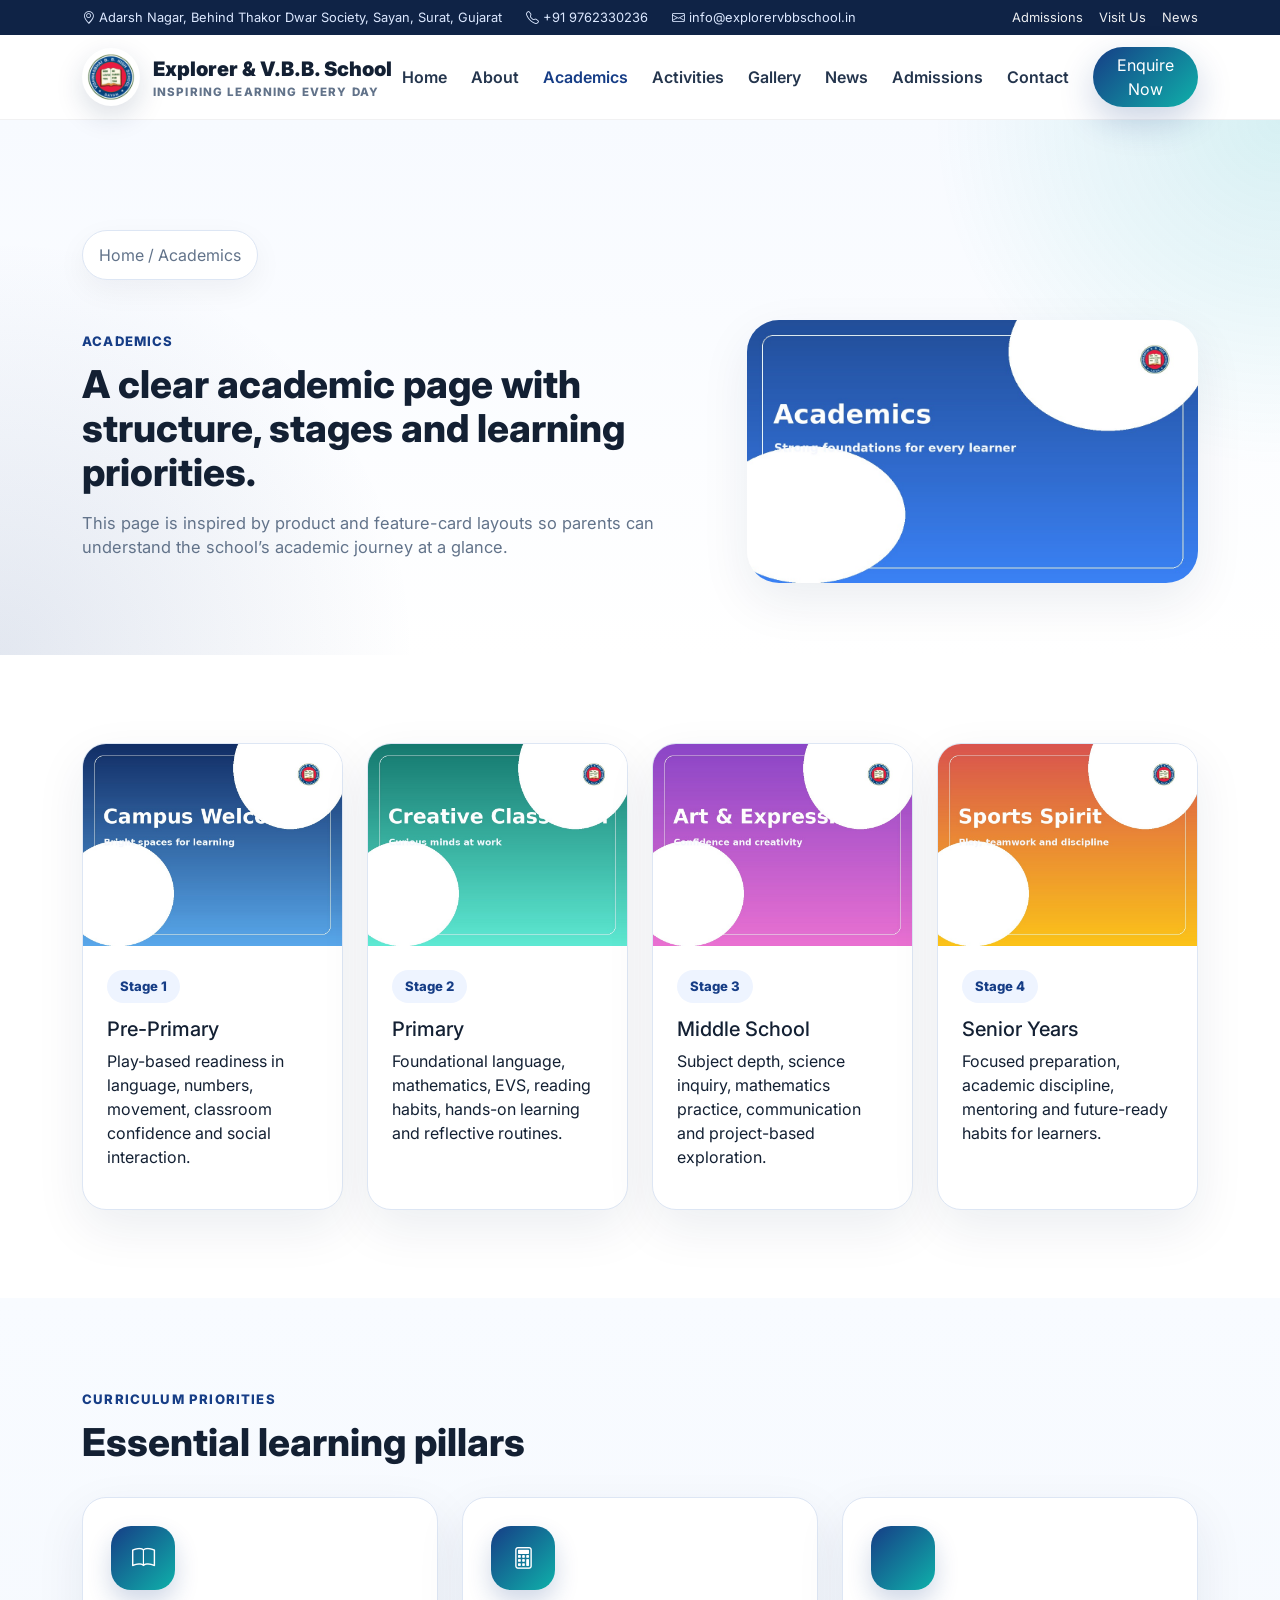
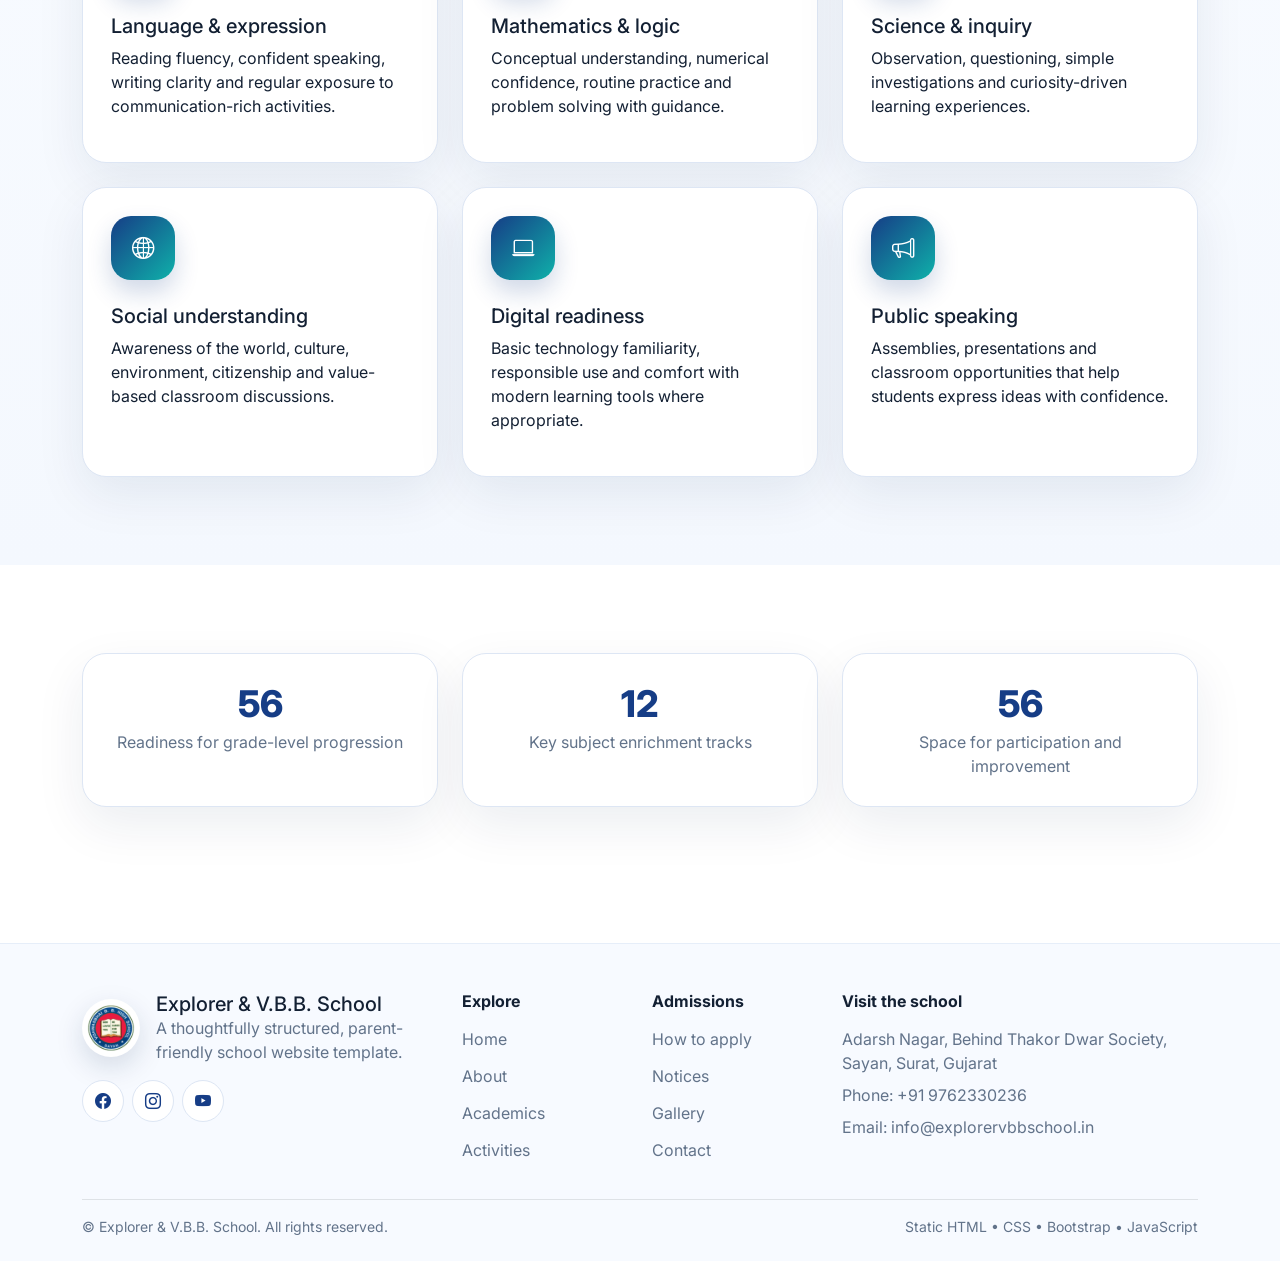
<file: pages/academics.html>
<!DOCTYPE html>
<html lang="en">
<head>
  <meta charset="UTF-8">
  <meta name="viewport" content="width=device-width, initial-scale=1.0">
  <title>Explorer & V.B.B. School | Academics</title>
  <meta name="description" content="A polished school website template built with Bootstrap and JavaScript.">
  <link rel="icon" type="image/png" href="../images/favicon.png">
  <link rel="preconnect" href="https://fonts.googleapis.com">
  <link rel="preconnect" href="https://fonts.gstatic.com" crossorigin>
  <link href="https://fonts.googleapis.com/css2?family=Inter:wght@400;500;600;700;800&display=swap" rel="stylesheet">
  <link href="https://cdn.jsdelivr.net/npm/bootstrap@5.3.3/dist/css/bootstrap.min.css" rel="stylesheet">
  <link href="https://cdn.jsdelivr.net/npm/bootstrap-icons@1.11.3/font/bootstrap-icons.css" rel="stylesheet">
  <link rel="stylesheet" href="../css/style.css">
</head>
<body>

  <div class="topbar py-2 d-none d-lg-block">
    <div class="container d-flex justify-content-between align-items-center small">
      <div class="d-flex gap-4 flex-wrap">
        <span><i class="bi bi-geo-alt"></i> Adarsh Nagar, Behind Thakor Dwar Society, Sayan, Surat, Gujarat</span>
        <span><i class="bi bi-telephone"></i> +91 9762330236</span>
        <span><i class="bi bi-envelope"></i> info@explorervbbschool.in</span>
      </div>
      <div class="d-flex gap-3">
        <a href="admissions.html">Admissions</a>
        <a href="contact.html">Visit Us</a>
        <a href="news.html">News</a>
      </div>
    </div>
  </div>
  <nav class="navbar navbar-expand-lg sticky-top custom-navbar">
    <div class="container">
      <a class="navbar-brand" href="../index.html">
        <img src="../images/logo.png" alt="School logo" class="brand-logo">
        <span><strong>Explorer &amp; V.B.B. School</strong><small>Inspiring learning every day</small></span>
      </a>
      <button class="navbar-toggler" type="button" data-bs-toggle="collapse" data-bs-target="#mainNav"><span class="navbar-toggler-icon"></span></button>
      <div class="collapse navbar-collapse" id="mainNav">
        <ul class="navbar-nav ms-auto align-items-lg-center gap-lg-2">
          <li class="nav-item"><a class="nav-link" href="../index.html">Home</a></li>
          <li class="nav-item"><a class="nav-link" href="about.html">About</a></li>
          <li class="nav-item"><a class="nav-link" href="academics.html">Academics</a></li>
          <li class="nav-item"><a class="nav-link" href="activities.html">Activities</a></li>
          <li class="nav-item"><a class="nav-link" href="gallery.html">Gallery</a></li>
          <li class="nav-item"><a class="nav-link" href="news.html">News</a></li>
          <li class="nav-item"><a class="nav-link" href="admissions.html">Admissions</a></li>
          <li class="nav-item"><a class="nav-link" href="contact.html">Contact</a></li>
          <li class="nav-item ms-lg-2"><a class="btn btn-brand rounded-pill px-4" href="admissions.html">Enquire Now</a></li>
        </ul>
      </div>
    </div>
  </nav>


<section class="page-hero"><div class="container position-relative"><span class="breadcrumb-modern">Home / Academics</span><div class="row align-items-center g-4 mt-3"><div class="col-lg-7"><span class="eyebrow">Academics</span><h1 class="display-title">A clear academic page with structure, stages and learning priorities.</h1><p class="lead-copy mt-3">This page is inspired by product and feature-card layouts so parents can understand the school’s academic journey at a glance.</p></div><div class="col-lg-5"><img src="../images/academics-hero.jpg" alt="Academics hero" class="rounded-4xl shadow-soft"></div></div></div></section>
<section class="section-space"><div class="container"><div class="row g-4">
<div class="col-md-6 col-xl-3"><div class="program-card h-100"><img src="../images/gallery-1.jpg" alt="Early years"><div class="card-body"><span class="program-tag">Stage 1</span><h5>Pre-Primary</h5><p>Play-based readiness in language, numbers, movement, classroom confidence and social interaction.</p></div></div></div>
<div class="col-md-6 col-xl-3"><div class="program-card h-100"><img src="../images/gallery-2.jpg" alt="Primary"><div class="card-body"><span class="program-tag">Stage 2</span><h5>Primary</h5><p>Foundational language, mathematics, EVS, reading habits, hands-on learning and reflective routines.</p></div></div></div>
<div class="col-md-6 col-xl-3"><div class="program-card h-100"><img src="../images/gallery-3.jpg" alt="Middle school"><div class="card-body"><span class="program-tag">Stage 3</span><h5>Middle School</h5><p>Subject depth, science inquiry, mathematics practice, communication and project-based exploration.</p></div></div></div>
<div class="col-md-6 col-xl-3"><div class="program-card h-100"><img src="../images/gallery-4.jpg" alt="Senior"><div class="card-body"><span class="program-tag">Stage 4</span><h5>Senior Years</h5><p>Focused preparation, academic discipline, mentoring and future-ready habits for learners.</p></div></div></div>
</div></div></section>
<section class="section-space bg-soft"><div class="container"><div class="section-heading left"><span class="eyebrow">Curriculum priorities</span><h2 class="display-title">Essential learning pillars</h2></div><div class="row g-4">
<div class="col-md-6 col-lg-4"><div class="feature-card h-100"><div class="icon-pill"><i class="bi bi-book"></i></div><h5 class="mt-4">Language & expression</h5><p>Reading fluency, confident speaking, writing clarity and regular exposure to communication-rich activities.</p></div></div>
<div class="col-md-6 col-lg-4"><div class="feature-card h-100"><div class="icon-pill"><i class="bi bi-calculator"></i></div><h5 class="mt-4">Mathematics & logic</h5><p>Conceptual understanding, numerical confidence, routine practice and problem solving with guidance.</p></div></div>
<div class="col-md-6 col-lg-4"><div class="feature-card h-100"><div class="icon-pill"><i class="bi bi-flask"></i></div><h5 class="mt-4">Science & inquiry</h5><p>Observation, questioning, simple investigations and curiosity-driven learning experiences.</p></div></div>
<div class="col-md-6 col-lg-4"><div class="feature-card h-100"><div class="icon-pill"><i class="bi bi-globe2"></i></div><h5 class="mt-4">Social understanding</h5><p>Awareness of the world, culture, environment, citizenship and value-based classroom discussions.</p></div></div>
<div class="col-md-6 col-lg-4"><div class="feature-card h-100"><div class="icon-pill"><i class="bi bi-laptop"></i></div><h5 class="mt-4">Digital readiness</h5><p>Basic technology familiarity, responsible use and comfort with modern learning tools where appropriate.</p></div></div>
<div class="col-md-6 col-lg-4"><div class="feature-card h-100"><div class="icon-pill"><i class="bi bi-megaphone"></i></div><h5 class="mt-4">Public speaking</h5><p>Assemblies, presentations and classroom opportunities that help students express ideas with confidence.</p></div></div>
</div></div></section>
<section class="section-space"><div class="container"><div class="row g-4"><div class="col-lg-4"><div class="stats-card h-100"><h3 class="counter" data-target="95">0</h3><p class="mb-0 text-muted-2">Readiness for grade-level progression</p></div></div><div class="col-lg-4"><div class="stats-card h-100"><h3 class="counter" data-target="12">0</h3><p class="mb-0 text-muted-2">Key subject enrichment tracks</p></div></div><div class="col-lg-4"><div class="stats-card h-100"><h3 class="counter" data-target="100">0</h3><p class="mb-0 text-muted-2">Space for participation and improvement</p></div></div></div></div></section>


  <footer class="footer pt-5 pb-4 mt-5">
    <div class="container">
      <div class="row g-4 align-items-start">
        <div class="col-lg-4">
          <div class="d-flex align-items-center gap-3 mb-3">
            <img src="../images/logo.png" alt="School logo" class="brand-logo">
            <div>
              <h5 class="mb-0">Explorer &amp; V.B.B. School</h5>
              <p class="mb-0 text-muted-2">A thoughtfully structured, parent-friendly school website template.</p>
            </div>
          </div>
          <div class="social-links d-flex gap-2 mt-3">
            <a href="#"><i class="bi bi-facebook"></i></a>
            <a href="#"><i class="bi bi-instagram"></i></a>
            <a href="#"><i class="bi bi-youtube"></i></a>
          </div>
        </div>
        <div class="col-sm-6 col-lg-2">
          <h6 class="fw-bold mb-3">Explore</h6>
          <ul class="footer-links">
            <li><a href="../index.html">Home</a></li>
            <li><a href="about.html">About</a></li>
            <li><a href="academics.html">Academics</a></li>
            <li><a href="activities.html">Activities</a></li>
          </ul>
        </div>
        <div class="col-sm-6 col-lg-2">
          <h6 class="fw-bold mb-3">Admissions</h6>
          <ul class="footer-links">
            <li><a href="admissions.html">How to apply</a></li>
            <li><a href="news.html">Notices</a></li>
            <li><a href="gallery.html">Gallery</a></li>
            <li><a href="contact.html">Contact</a></li>
          </ul>
        </div>
        <div class="col-lg-4">
          <h6 class="fw-bold mb-3">Visit the school</h6>
          <p class="text-muted-2 mb-2">Adarsh Nagar, Behind Thakor Dwar Society, Sayan, Surat, Gujarat</p>
          <p class="text-muted-2 mb-2">Phone: +91 9762330236</p>
          <p class="text-muted-2 mb-0">Email: info@explorervbbschool.in</p>
        </div>
      </div>
      <div class="border-top mt-4 pt-3 d-flex flex-column flex-md-row justify-content-between small text-muted-2">
        <span>© Explorer &amp; V.B.B. School. All rights reserved.</span>
        <span>Static HTML • CSS • Bootstrap • JavaScript</span>
      </div>
    </div>
  </footer>
  <button class="back-to-top" aria-label="Back to top"><i class="bi bi-arrow-up"></i></button>

<script src="https://cdn.jsdelivr.net/npm/bootstrap@5.3.3/dist/js/bootstrap.bundle.min.js"></script>
<script src="../js/main.js"></script>
</body>
</html>
</file>
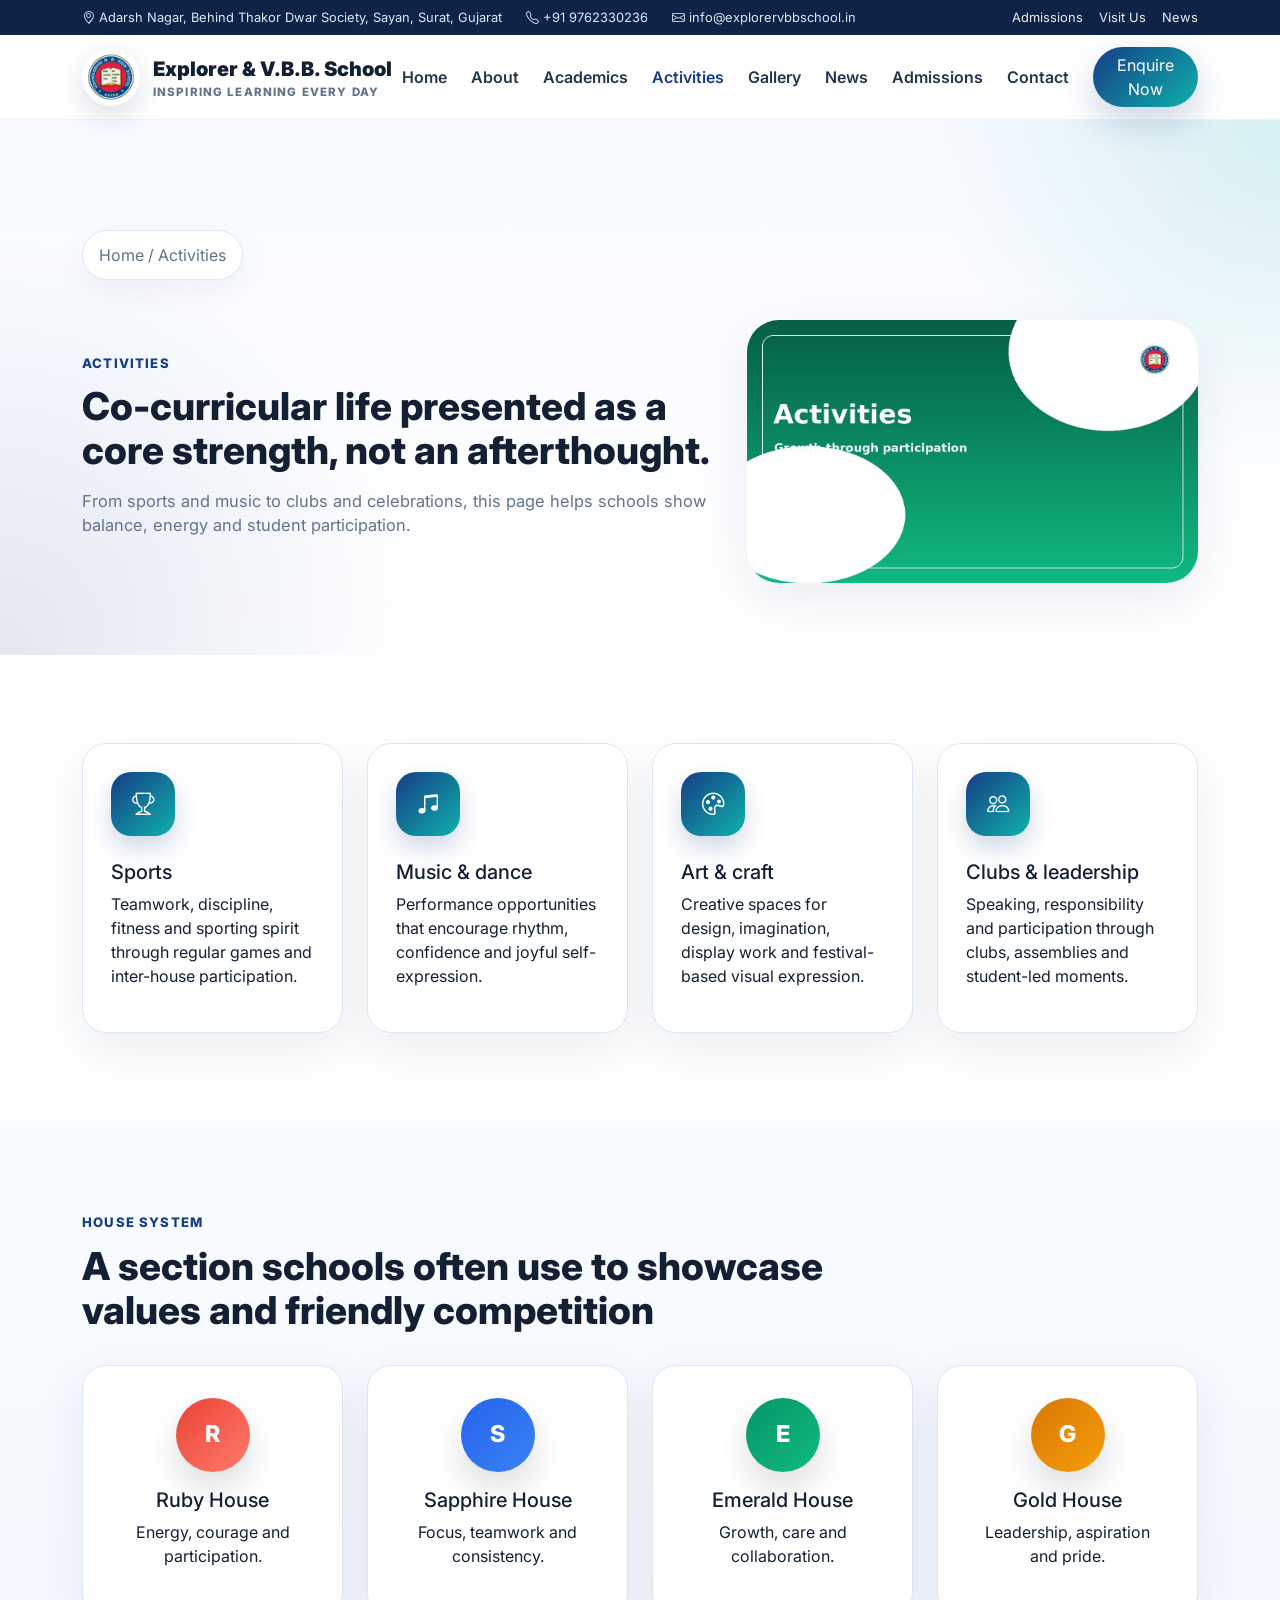
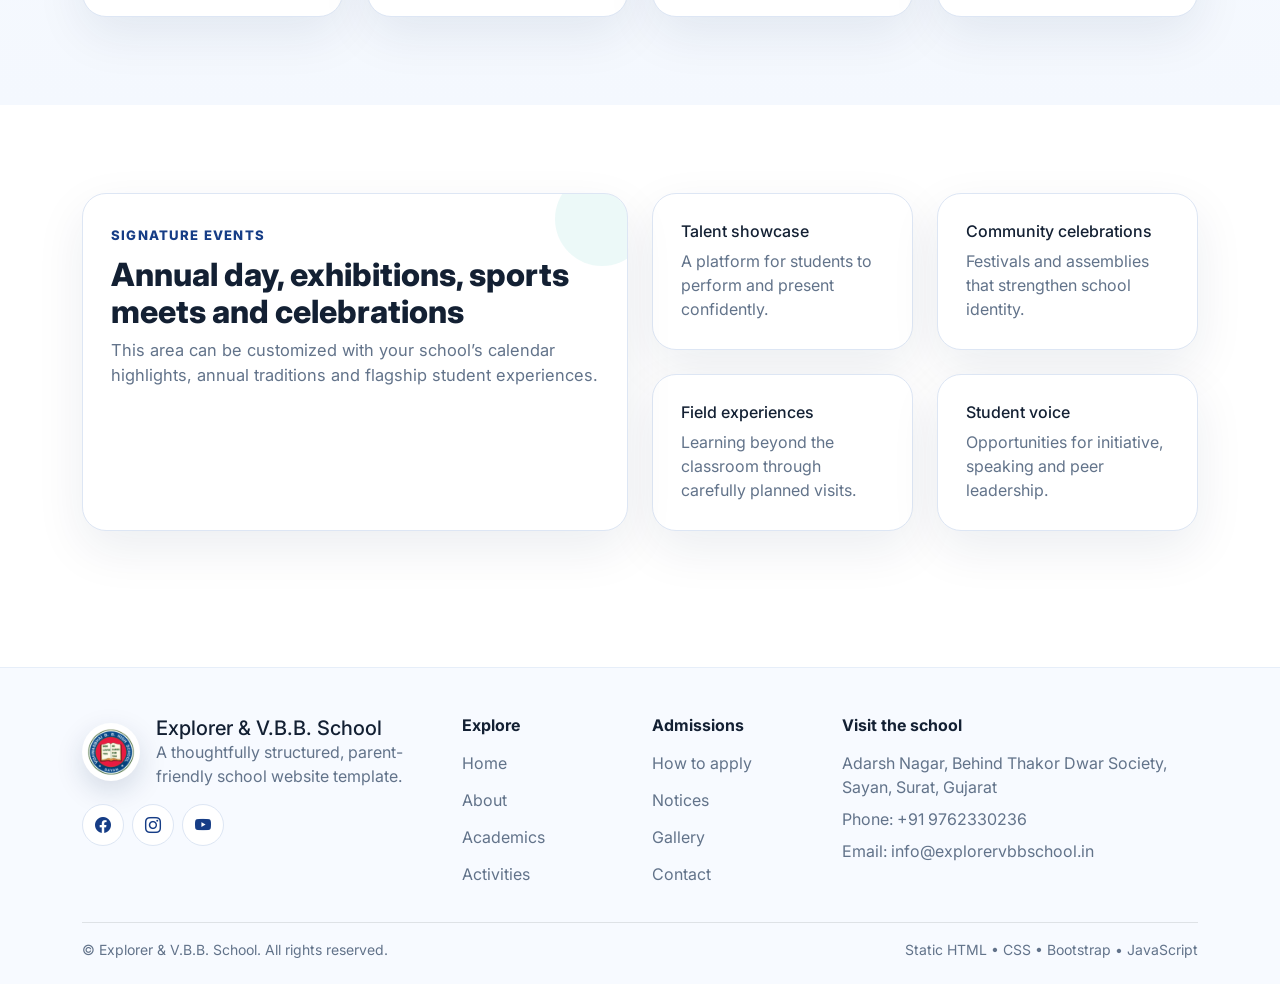
<file: pages/activities.html>
<!DOCTYPE html>
<html lang="en">
<head>
  <meta charset="UTF-8">
  <meta name="viewport" content="width=device-width, initial-scale=1.0">
  <title>Explorer & V.B.B. School | Activities</title>
  <meta name="description" content="A polished school website template built with Bootstrap and JavaScript.">
  <link rel="icon" type="image/png" href="../images/favicon.png">
  <link rel="preconnect" href="https://fonts.googleapis.com">
  <link rel="preconnect" href="https://fonts.gstatic.com" crossorigin>
  <link href="https://fonts.googleapis.com/css2?family=Inter:wght@400;500;600;700;800&display=swap" rel="stylesheet">
  <link href="https://cdn.jsdelivr.net/npm/bootstrap@5.3.3/dist/css/bootstrap.min.css" rel="stylesheet">
  <link href="https://cdn.jsdelivr.net/npm/bootstrap-icons@1.11.3/font/bootstrap-icons.css" rel="stylesheet">
  <link rel="stylesheet" href="../css/style.css">
</head>
<body>

  <div class="topbar py-2 d-none d-lg-block">
    <div class="container d-flex justify-content-between align-items-center small">
      <div class="d-flex gap-4 flex-wrap">
        <span><i class="bi bi-geo-alt"></i> Adarsh Nagar, Behind Thakor Dwar Society, Sayan, Surat, Gujarat</span>
        <span><i class="bi bi-telephone"></i> +91 9762330236</span>
        <span><i class="bi bi-envelope"></i> info@explorervbbschool.in</span>
      </div>
      <div class="d-flex gap-3">
        <a href="admissions.html">Admissions</a>
        <a href="contact.html">Visit Us</a>
        <a href="news.html">News</a>
      </div>
    </div>
  </div>
  <nav class="navbar navbar-expand-lg sticky-top custom-navbar">
    <div class="container">
      <a class="navbar-brand" href="../index.html">
        <img src="../images/logo.png" alt="School logo" class="brand-logo">
        <span><strong>Explorer &amp; V.B.B. School</strong><small>Inspiring learning every day</small></span>
      </a>
      <button class="navbar-toggler" type="button" data-bs-toggle="collapse" data-bs-target="#mainNav"><span class="navbar-toggler-icon"></span></button>
      <div class="collapse navbar-collapse" id="mainNav">
        <ul class="navbar-nav ms-auto align-items-lg-center gap-lg-2">
          <li class="nav-item"><a class="nav-link" href="../index.html">Home</a></li>
          <li class="nav-item"><a class="nav-link" href="about.html">About</a></li>
          <li class="nav-item"><a class="nav-link" href="academics.html">Academics</a></li>
          <li class="nav-item"><a class="nav-link" href="activities.html">Activities</a></li>
          <li class="nav-item"><a class="nav-link" href="gallery.html">Gallery</a></li>
          <li class="nav-item"><a class="nav-link" href="news.html">News</a></li>
          <li class="nav-item"><a class="nav-link" href="admissions.html">Admissions</a></li>
          <li class="nav-item"><a class="nav-link" href="contact.html">Contact</a></li>
          <li class="nav-item ms-lg-2"><a class="btn btn-brand rounded-pill px-4" href="admissions.html">Enquire Now</a></li>
        </ul>
      </div>
    </div>
  </nav>


<section class="page-hero"><div class="container position-relative"><span class="breadcrumb-modern">Home / Activities</span><div class="row align-items-center g-4 mt-3"><div class="col-lg-7"><span class="eyebrow">Activities</span><h1 class="display-title">Co-curricular life presented as a core strength, not an afterthought.</h1><p class="lead-copy mt-3">From sports and music to clubs and celebrations, this page helps schools show balance, energy and student participation.</p></div><div class="col-lg-5"><img src="../images/activities-hero.jpg" alt="Activities hero" class="rounded-4xl shadow-soft"></div></div></div></section>
<section class="section-space"><div class="container"><div class="row g-4">
<div class="col-md-6 col-xl-3"><div class="feature-card h-100"><div class="icon-pill"><i class="bi bi-trophy"></i></div><h5 class="mt-4">Sports</h5><p>Teamwork, discipline, fitness and sporting spirit through regular games and inter-house participation.</p></div></div>
<div class="col-md-6 col-xl-3"><div class="feature-card h-100"><div class="icon-pill"><i class="bi bi-music-note-beamed"></i></div><h5 class="mt-4">Music & dance</h5><p>Performance opportunities that encourage rhythm, confidence and joyful self-expression.</p></div></div>
<div class="col-md-6 col-xl-3"><div class="feature-card h-100"><div class="icon-pill"><i class="bi bi-palette"></i></div><h5 class="mt-4">Art & craft</h5><p>Creative spaces for design, imagination, display work and festival-based visual expression.</p></div></div>
<div class="col-md-6 col-xl-3"><div class="feature-card h-100"><div class="icon-pill"><i class="bi bi-people"></i></div><h5 class="mt-4">Clubs & leadership</h5><p>Speaking, responsibility and participation through clubs, assemblies and student-led moments.</p></div></div>
</div></div></section>
<section class="section-space bg-soft"><div class="container"><div class="section-heading left"><span class="eyebrow">House system</span><h2 class="display-title">A section schools often use to showcase values and friendly competition</h2></div><div class="row g-4"><div class="col-md-6 col-xl-3"><div class="house-card h-100"><div class="house-mark house-red">R</div><h5>Ruby House</h5><p>Energy, courage and participation.</p></div></div><div class="col-md-6 col-xl-3"><div class="house-card h-100"><div class="house-mark house-blue">S</div><h5>Sapphire House</h5><p>Focus, teamwork and consistency.</p></div></div><div class="col-md-6 col-xl-3"><div class="house-card h-100"><div class="house-mark house-green">E</div><h5>Emerald House</h5><p>Growth, care and collaboration.</p></div></div><div class="col-md-6 col-xl-3"><div class="house-card h-100"><div class="house-mark house-gold">G</div><h5>Gold House</h5><p>Leadership, aspiration and pride.</p></div></div></div></div></section>
<section class="section-space"><div class="container"><div class="row g-4"><div class="col-lg-6"><div class="timeline-card h-100"><span class="eyebrow">Signature events</span><h2 class="display-title fs-2">Annual day, exhibitions, sports meets and celebrations</h2><p class="lead-copy">This area can be customized with your school’s calendar highlights, annual traditions and flagship student experiences.</p></div></div><div class="col-lg-6"><div class="row g-4"><div class="col-sm-6"><div class="quick-card h-100"><h6>Talent showcase</h6><p class="mb-0 text-muted-2">A platform for students to perform and present confidently.</p></div></div><div class="col-sm-6"><div class="quick-card h-100"><h6>Community celebrations</h6><p class="mb-0 text-muted-2">Festivals and assemblies that strengthen school identity.</p></div></div><div class="col-sm-6"><div class="quick-card h-100"><h6>Field experiences</h6><p class="mb-0 text-muted-2">Learning beyond the classroom through carefully planned visits.</p></div></div><div class="col-sm-6"><div class="quick-card h-100"><h6>Student voice</h6><p class="mb-0 text-muted-2">Opportunities for initiative, speaking and peer leadership.</p></div></div></div></div></div></div></section>


  <footer class="footer pt-5 pb-4 mt-5">
    <div class="container">
      <div class="row g-4 align-items-start">
        <div class="col-lg-4">
          <div class="d-flex align-items-center gap-3 mb-3">
            <img src="../images/logo.png" alt="School logo" class="brand-logo">
            <div>
              <h5 class="mb-0">Explorer &amp; V.B.B. School</h5>
              <p class="mb-0 text-muted-2">A thoughtfully structured, parent-friendly school website template.</p>
            </div>
          </div>
          <div class="social-links d-flex gap-2 mt-3">
            <a href="#"><i class="bi bi-facebook"></i></a>
            <a href="#"><i class="bi bi-instagram"></i></a>
            <a href="#"><i class="bi bi-youtube"></i></a>
          </div>
        </div>
        <div class="col-sm-6 col-lg-2">
          <h6 class="fw-bold mb-3">Explore</h6>
          <ul class="footer-links">
            <li><a href="../index.html">Home</a></li>
            <li><a href="about.html">About</a></li>
            <li><a href="academics.html">Academics</a></li>
            <li><a href="activities.html">Activities</a></li>
          </ul>
        </div>
        <div class="col-sm-6 col-lg-2">
          <h6 class="fw-bold mb-3">Admissions</h6>
          <ul class="footer-links">
            <li><a href="admissions.html">How to apply</a></li>
            <li><a href="news.html">Notices</a></li>
            <li><a href="gallery.html">Gallery</a></li>
            <li><a href="contact.html">Contact</a></li>
          </ul>
        </div>
        <div class="col-lg-4">
          <h6 class="fw-bold mb-3">Visit the school</h6>
          <p class="text-muted-2 mb-2">Adarsh Nagar, Behind Thakor Dwar Society, Sayan, Surat, Gujarat</p>
          <p class="text-muted-2 mb-2">Phone: +91 9762330236</p>
          <p class="text-muted-2 mb-0">Email: info@explorervbbschool.in</p>
        </div>
      </div>
      <div class="border-top mt-4 pt-3 d-flex flex-column flex-md-row justify-content-between small text-muted-2">
        <span>© Explorer &amp; V.B.B. School. All rights reserved.</span>
        <span>Static HTML • CSS • Bootstrap • JavaScript</span>
      </div>
    </div>
  </footer>
  <button class="back-to-top" aria-label="Back to top"><i class="bi bi-arrow-up"></i></button>

<script src="https://cdn.jsdelivr.net/npm/bootstrap@5.3.3/dist/js/bootstrap.bundle.min.js"></script>
<script src="../js/main.js"></script>
</body>
</html>
</file>
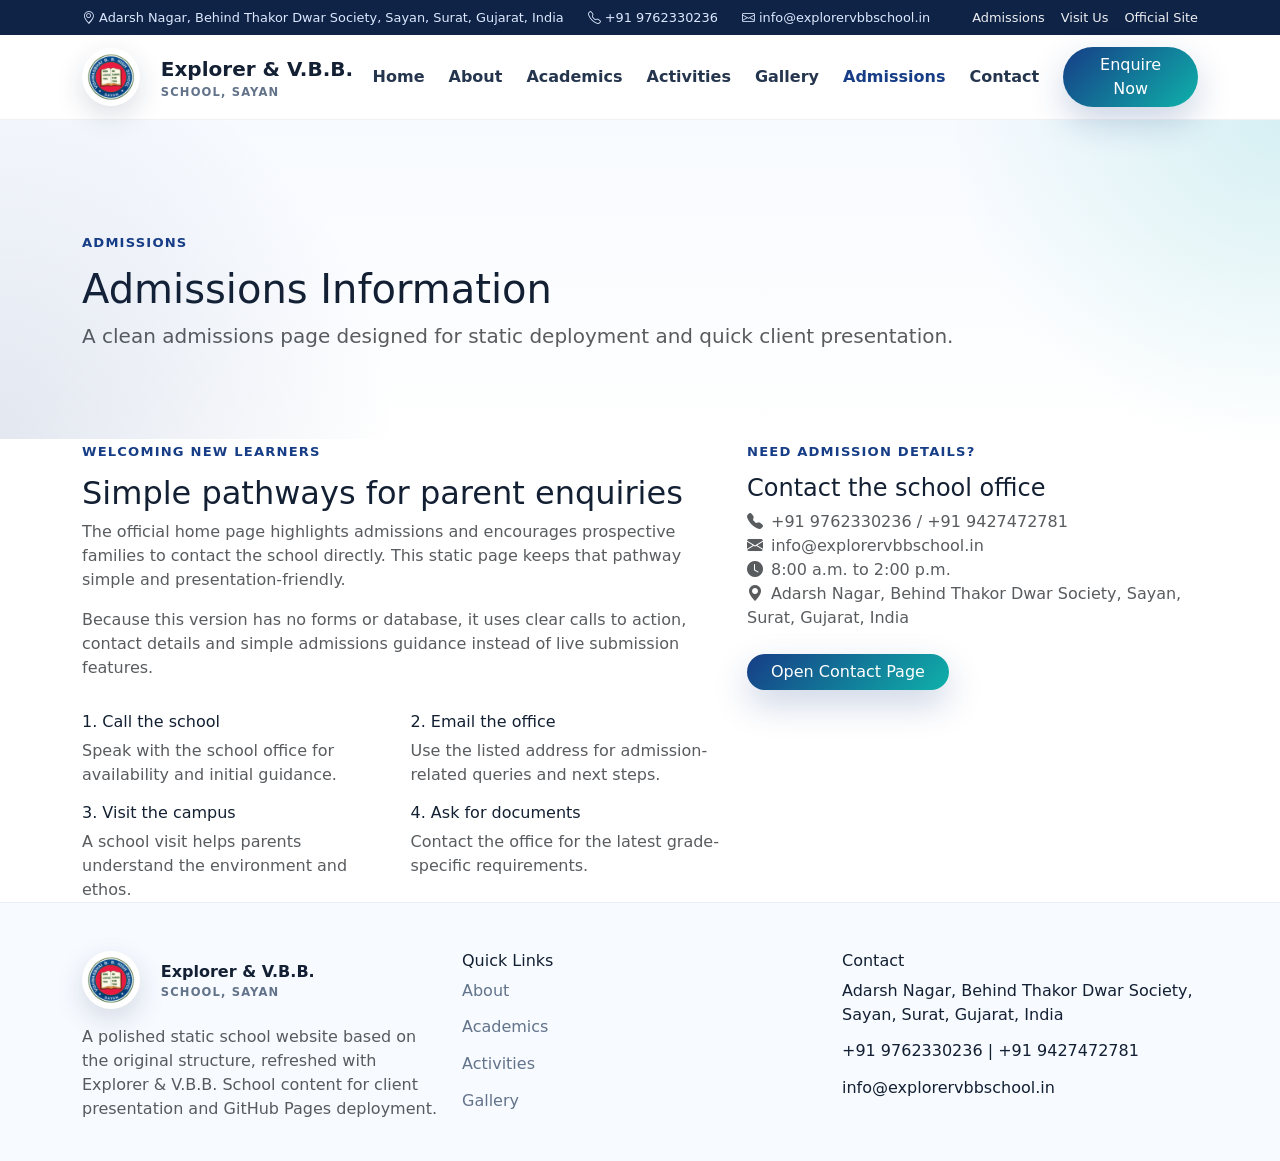
<file: pages/admissions.html>
<!DOCTYPE html>
<html lang="en">
<head>
  <meta charset="UTF-8" />
  <meta name="viewport" content="width=device-width, initial-scale=1.0" />
  <title>Explorer & V.B.B. School | Admissions</title>
  <meta name="description" content="Admissions page for Explorer & V.B.B. School" />
  <link rel="icon" type="image/png" href="../images/favicon.png" />
  <link rel="preconnect" href="https://fonts.googleapis.com">
  <link rel="preconnect" href="https://fonts.gstatic.com" crossorigin>
  <link href="https://fonts.googleapis.com/css2?family=Manrope:wght@400;500;600;700;800&family=Playfair+Display:wght@700&display=swap" rel="stylesheet">
  <link href="https://cdn.jsdelivr.net/npm/bootstrap@5.3.3/dist/css/bootstrap.min.css" rel="stylesheet">
  <link href="https://cdn.jsdelivr.net/npm/bootstrap-icons@1.11.3/font/bootstrap-icons.css" rel="stylesheet">
  <link rel="stylesheet" href="../css/style.css" />
</head>
<body>  <div class="topbar py-2 d-none d-lg-block">
    <div class="container d-flex justify-content-between align-items-center small">
      <div class="d-flex gap-4">
        <span><i class="bi bi-geo-alt"></i> Adarsh Nagar, Behind Thakor Dwar Society, Sayan, Surat, Gujarat, India</span>
        <span><i class="bi bi-telephone"></i> +91 9762330236</span>
        <span><i class="bi bi-envelope"></i> info@explorervbbschool.in</span>
      </div>
      <div class="d-flex gap-3">
        <a href="../pages/admissions.html">Admissions</a>
        <a href="../pages/contact.html">Visit Us</a>
        <a href="https://explorervbbschool.in" target="_blank" rel="noopener">Official Site</a>
      </div>
    </div>
  </div>  <nav class="navbar navbar-expand-lg sticky-top custom-navbar">
    <div class="container">
      <a class="navbar-brand" href="../index.html">
        <img src="../images/logo.png" alt="V.B.B. High School logo" class="brand-logo me-2">
        <span>
          <strong>Explorer &amp; V.B.B.</strong><br>
          <small>School, Sayan</small>
        </span>
      </a>
      <button class="navbar-toggler" type="button" data-bs-toggle="collapse" data-bs-target="#mainNav">
        <span class="navbar-toggler-icon"></span>
      </button>
      <div class="collapse navbar-collapse" id="mainNav">
        <ul class="navbar-nav ms-auto align-items-lg-center gap-lg-2">
          <li class="nav-item"><a class="nav-link" href="../index.html">Home</a></li><li class="nav-item"><a class="nav-link" href="../pages/about.html">About</a></li><li class="nav-item"><a class="nav-link" href="../pages/academics.html">Academics</a></li><li class="nav-item"><a class="nav-link" href="../pages/activities.html">Activities</a></li><li class="nav-item"><a class="nav-link" href="../pages/gallery.html">Gallery</a></li><li class="nav-item"><a class="nav-link active" href="../pages/admissions.html">Admissions</a></li><li class="nav-item"><a class="nav-link" href="../pages/contact.html">Contact</a></li>
          <li class="nav-item ms-lg-2"><a class="btn btn-brand rounded-pill px-4" href="../pages/admissions.html">Enquire Now</a></li>
        </ul>
      </div>
    </div>
  </nav>
  <section class="page-hero section-padding-sm"><div class="container"><span class="eyebrow">Admissions</span><h1>Admissions Information</h1><p class="lead text-muted">A clean admissions page designed for static deployment and quick client presentation.</p></div></section>
  <section class="section-padding bg-white"><div class="container"><div class="row g-4"><div class="col-lg-7"><span class="eyebrow">Welcoming new learners</span><h2>Simple pathways for parent enquiries</h2><p class="text-muted">The official home page highlights admissions and encourages prospective families to contact the school directly. This static page keeps that pathway simple and presentation-friendly.</p><p class="text-muted">Because this version has no forms or database, it uses clear calls to action, contact details and simple admissions guidance instead of live submission features.</p><div class="row g-3 mt-2"><div class="col-md-6"><div class="timeline-step"><h6>1. Call the school</h6><p class="text-muted mb-0">Speak with the school office for availability and initial guidance.</p></div></div><div class="col-md-6"><div class="timeline-step"><h6>2. Email the office</h6><p class="text-muted mb-0">Use the listed address for admission-related queries and next steps.</p></div></div><div class="col-md-6"><div class="timeline-step"><h6>3. Visit the campus</h6><p class="text-muted mb-0">A school visit helps parents understand the environment and ethos.</p></div></div><div class="col-md-6"><div class="timeline-step"><h6>4. Ask for documents</h6><p class="text-muted mb-0">Contact the office for the latest grade-specific requirements.</p></div></div></div></div><div class="col-lg-5"><div class="quote-card h-100"><span class="eyebrow">Need admission details?</span><h3 class="h4">Contact the school office</h3><ul class="list-unstyled contact-list text-muted mb-4"><li><i class="bi bi-telephone-fill me-2"></i>+91 9762330236 / +91 9427472781</li><li><i class="bi bi-envelope-fill me-2"></i>info@explorervbbschool.in</li><li><i class="bi bi-clock-fill me-2"></i>8:00 a.m. to 2:00 p.m.</li><li><i class="bi bi-geo-alt-fill me-2"></i>Adarsh Nagar, Behind Thakor Dwar Society, Sayan, Surat, Gujarat, India</li></ul><a href="contact.html" class="btn btn-brand rounded-pill px-4">Open Contact Page</a></div></div></div></div></section>
  <footer class="footer pt-5 pb-4">
    <div class="container">
      <div class="row g-4">
        <div class="col-lg-4">
          <div class="navbar-brand footer-brand mb-3">
            <img src="../images/logo.png" alt="V.B.B. High School logo" class="brand-logo me-2">
            <span><strong>Explorer &amp; V.B.B.</strong><br><small>School, Sayan</small></span>
          </div>
          <p class="text-muted">A polished static school website based on the original structure, refreshed with Explorer &amp; V.B.B. School content for client presentation and GitHub Pages deployment.</p>
        </div>
        <div class="col-lg-4">
          <h6>Quick Links</h6>
          <ul class="footer-links">
            <li><a href="../pages/about.html">About</a></li>
            <li><a href="../pages/academics.html">Academics</a></li>
            <li><a href="../pages/activities.html">Activities</a></li>
            <li><a href="../pages/gallery.html">Gallery</a></li>
          </ul>
        </div>
        <div class="col-lg-4">
          <h6>Contact</h6>
          <ul class="footer-links">
            <li>Adarsh Nagar, Behind Thakor Dwar Society, Sayan, Surat, Gujarat, India</li>
            <li>+91 9762330236 | +91 9427472781</li>
            <li>info@explorervbbschool.in</li>
          </ul>
        </div>
      </div>
    </div>
  </footer>
  <script src="https://cdn.jsdelivr.net/npm/bootstrap@5.3.3/dist/js/bootstrap.bundle.min.js"></script>
  <script src="../js/main.js"></script>
</body>
</html>
</file>
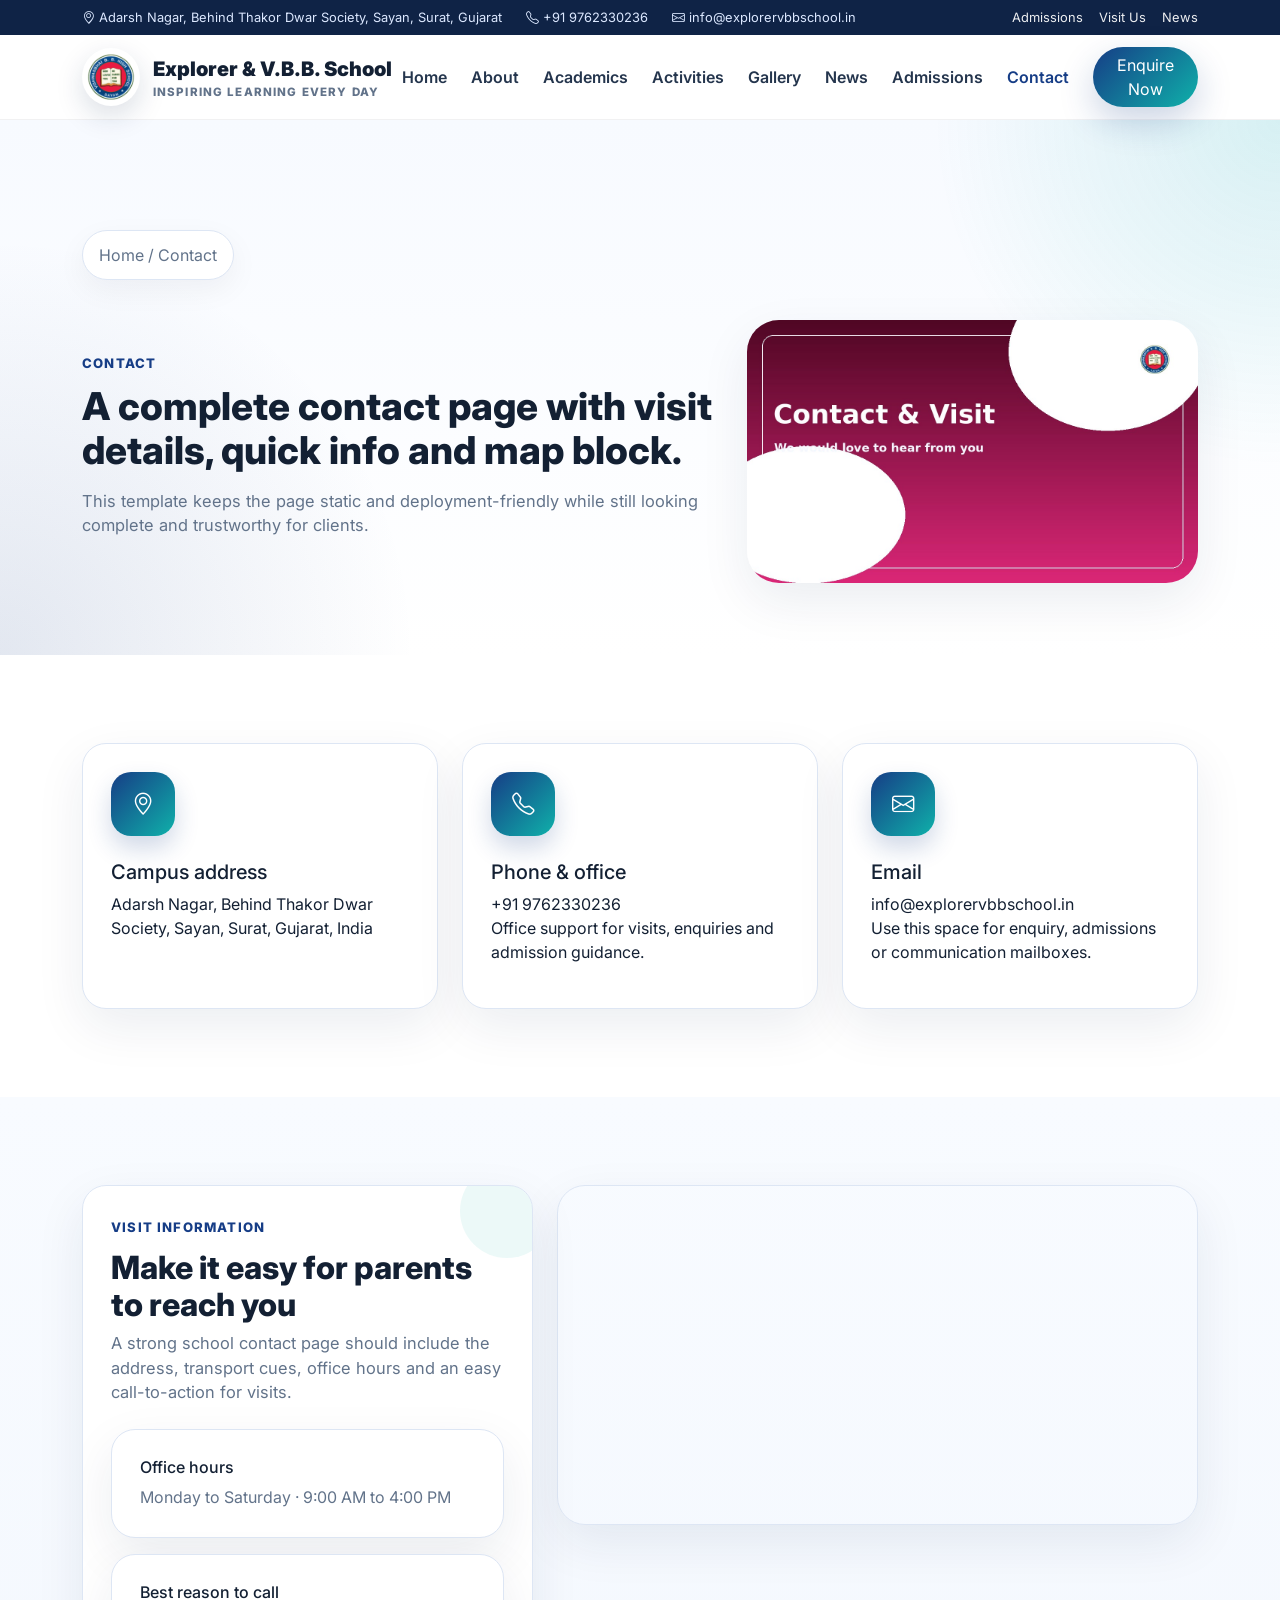
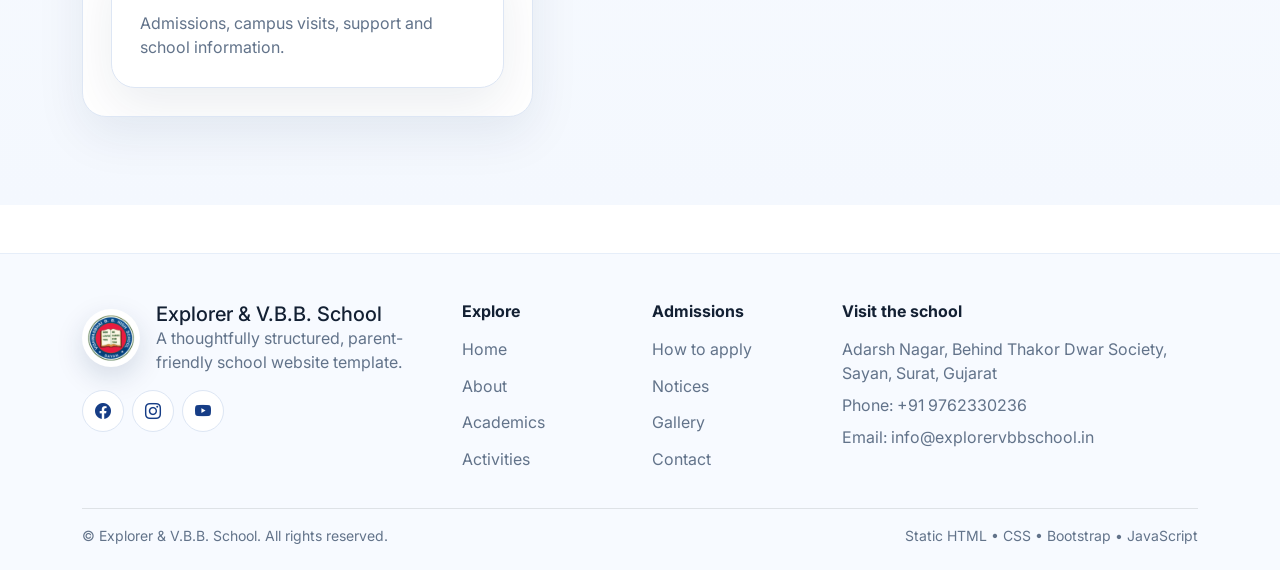
<file: pages/contact.html>
<!DOCTYPE html>
<html lang="en">
<head>
  <meta charset="UTF-8">
  <meta name="viewport" content="width=device-width, initial-scale=1.0">
  <title>Explorer & V.B.B. School | Contact</title>
  <meta name="description" content="A polished school website template built with Bootstrap and JavaScript.">
  <link rel="icon" type="image/png" href="../images/favicon.png">
  <link rel="preconnect" href="https://fonts.googleapis.com">
  <link rel="preconnect" href="https://fonts.gstatic.com" crossorigin>
  <link href="https://fonts.googleapis.com/css2?family=Inter:wght@400;500;600;700;800&display=swap" rel="stylesheet">
  <link href="https://cdn.jsdelivr.net/npm/bootstrap@5.3.3/dist/css/bootstrap.min.css" rel="stylesheet">
  <link href="https://cdn.jsdelivr.net/npm/bootstrap-icons@1.11.3/font/bootstrap-icons.css" rel="stylesheet">
  <link rel="stylesheet" href="../css/style.css">
</head>
<body>

  <div class="topbar py-2 d-none d-lg-block">
    <div class="container d-flex justify-content-between align-items-center small">
      <div class="d-flex gap-4 flex-wrap">
        <span><i class="bi bi-geo-alt"></i> Adarsh Nagar, Behind Thakor Dwar Society, Sayan, Surat, Gujarat</span>
        <span><i class="bi bi-telephone"></i> +91 9762330236</span>
        <span><i class="bi bi-envelope"></i> info@explorervbbschool.in</span>
      </div>
      <div class="d-flex gap-3">
        <a href="admissions.html">Admissions</a>
        <a href="contact.html">Visit Us</a>
        <a href="news.html">News</a>
      </div>
    </div>
  </div>
  <nav class="navbar navbar-expand-lg sticky-top custom-navbar">
    <div class="container">
      <a class="navbar-brand" href="../index.html">
        <img src="../images/logo.png" alt="School logo" class="brand-logo">
        <span><strong>Explorer &amp; V.B.B. School</strong><small>Inspiring learning every day</small></span>
      </a>
      <button class="navbar-toggler" type="button" data-bs-toggle="collapse" data-bs-target="#mainNav"><span class="navbar-toggler-icon"></span></button>
      <div class="collapse navbar-collapse" id="mainNav">
        <ul class="navbar-nav ms-auto align-items-lg-center gap-lg-2">
          <li class="nav-item"><a class="nav-link" href="../index.html">Home</a></li>
          <li class="nav-item"><a class="nav-link" href="about.html">About</a></li>
          <li class="nav-item"><a class="nav-link" href="academics.html">Academics</a></li>
          <li class="nav-item"><a class="nav-link" href="activities.html">Activities</a></li>
          <li class="nav-item"><a class="nav-link" href="gallery.html">Gallery</a></li>
          <li class="nav-item"><a class="nav-link" href="news.html">News</a></li>
          <li class="nav-item"><a class="nav-link" href="admissions.html">Admissions</a></li>
          <li class="nav-item"><a class="nav-link" href="contact.html">Contact</a></li>
          <li class="nav-item ms-lg-2"><a class="btn btn-brand rounded-pill px-4" href="admissions.html">Enquire Now</a></li>
        </ul>
      </div>
    </div>
  </nav>


<section class="page-hero"><div class="container position-relative"><span class="breadcrumb-modern">Home / Contact</span><div class="row align-items-center g-4 mt-3"><div class="col-lg-7"><span class="eyebrow">Contact</span><h1 class="display-title">A complete contact page with visit details, quick info and map block.</h1><p class="lead-copy mt-3">This template keeps the page static and deployment-friendly while still looking complete and trustworthy for clients.</p></div><div class="col-lg-5"><img src="../images/contact-hero.jpg" alt="Contact hero" class="rounded-4xl shadow-soft"></div></div></div></section>
<section class="section-space"><div class="container"><div class="row g-4"><div class="col-lg-4"><div class="contact-card h-100"><div class="icon-pill"><i class="bi bi-geo-alt"></i></div><h5 class="mt-4">Campus address</h5><p>Adarsh Nagar, Behind Thakor Dwar Society, Sayan, Surat, Gujarat, India</p></div></div><div class="col-lg-4"><div class="contact-card h-100"><div class="icon-pill"><i class="bi bi-telephone"></i></div><h5 class="mt-4">Phone & office</h5><p>+91 9762330236<br>Office support for visits, enquiries and admission guidance.</p></div></div><div class="col-lg-4"><div class="contact-card h-100"><div class="icon-pill"><i class="bi bi-envelope"></i></div><h5 class="mt-4">Email</h5><p>info@explorervbbschool.in<br>Use this space for enquiry, admissions or communication mailboxes.</p></div></div></div></div></section>
<section class="section-space bg-soft"><div class="container"><div class="row g-4 align-items-stretch"><div class="col-lg-5"><div class="timeline-card h-100"><span class="eyebrow">Visit information</span><h2 class="display-title fs-2">Make it easy for parents to reach you</h2><p class="lead-copy">A strong school contact page should include the address, transport cues, office hours and an easy call-to-action for visits.</p><div class="d-grid gap-3 mt-4"><div class="quick-card"><h6>Office hours</h6><p class="mb-0 text-muted-2">Monday to Saturday · 9:00 AM to 4:00 PM</p></div><div class="quick-card"><h6>Best reason to call</h6><p class="mb-0 text-muted-2">Admissions, campus visits, support and school information.</p></div></div></div></div><div class="col-lg-7"><div class="contact-map"><iframe loading="lazy" referrerpolicy="no-referrer-when-downgrade" src="https://www.google.com/maps?q=Sayan%20Surat%20Gujarat&output=embed"></iframe></div></div></div></div></section>


  <footer class="footer pt-5 pb-4 mt-5">
    <div class="container">
      <div class="row g-4 align-items-start">
        <div class="col-lg-4">
          <div class="d-flex align-items-center gap-3 mb-3">
            <img src="../images/logo.png" alt="School logo" class="brand-logo">
            <div>
              <h5 class="mb-0">Explorer &amp; V.B.B. School</h5>
              <p class="mb-0 text-muted-2">A thoughtfully structured, parent-friendly school website template.</p>
            </div>
          </div>
          <div class="social-links d-flex gap-2 mt-3">
            <a href="#"><i class="bi bi-facebook"></i></a>
            <a href="#"><i class="bi bi-instagram"></i></a>
            <a href="#"><i class="bi bi-youtube"></i></a>
          </div>
        </div>
        <div class="col-sm-6 col-lg-2">
          <h6 class="fw-bold mb-3">Explore</h6>
          <ul class="footer-links">
            <li><a href="../index.html">Home</a></li>
            <li><a href="about.html">About</a></li>
            <li><a href="academics.html">Academics</a></li>
            <li><a href="activities.html">Activities</a></li>
          </ul>
        </div>
        <div class="col-sm-6 col-lg-2">
          <h6 class="fw-bold mb-3">Admissions</h6>
          <ul class="footer-links">
            <li><a href="admissions.html">How to apply</a></li>
            <li><a href="news.html">Notices</a></li>
            <li><a href="gallery.html">Gallery</a></li>
            <li><a href="contact.html">Contact</a></li>
          </ul>
        </div>
        <div class="col-lg-4">
          <h6 class="fw-bold mb-3">Visit the school</h6>
          <p class="text-muted-2 mb-2">Adarsh Nagar, Behind Thakor Dwar Society, Sayan, Surat, Gujarat</p>
          <p class="text-muted-2 mb-2">Phone: +91 9762330236</p>
          <p class="text-muted-2 mb-0">Email: info@explorervbbschool.in</p>
        </div>
      </div>
      <div class="border-top mt-4 pt-3 d-flex flex-column flex-md-row justify-content-between small text-muted-2">
        <span>© Explorer &amp; V.B.B. School. All rights reserved.</span>
        <span>Static HTML • CSS • Bootstrap • JavaScript</span>
      </div>
    </div>
  </footer>
  <button class="back-to-top" aria-label="Back to top"><i class="bi bi-arrow-up"></i></button>

<script src="https://cdn.jsdelivr.net/npm/bootstrap@5.3.3/dist/js/bootstrap.bundle.min.js"></script>
<script src="../js/main.js"></script>
</body>
</html>
</file>
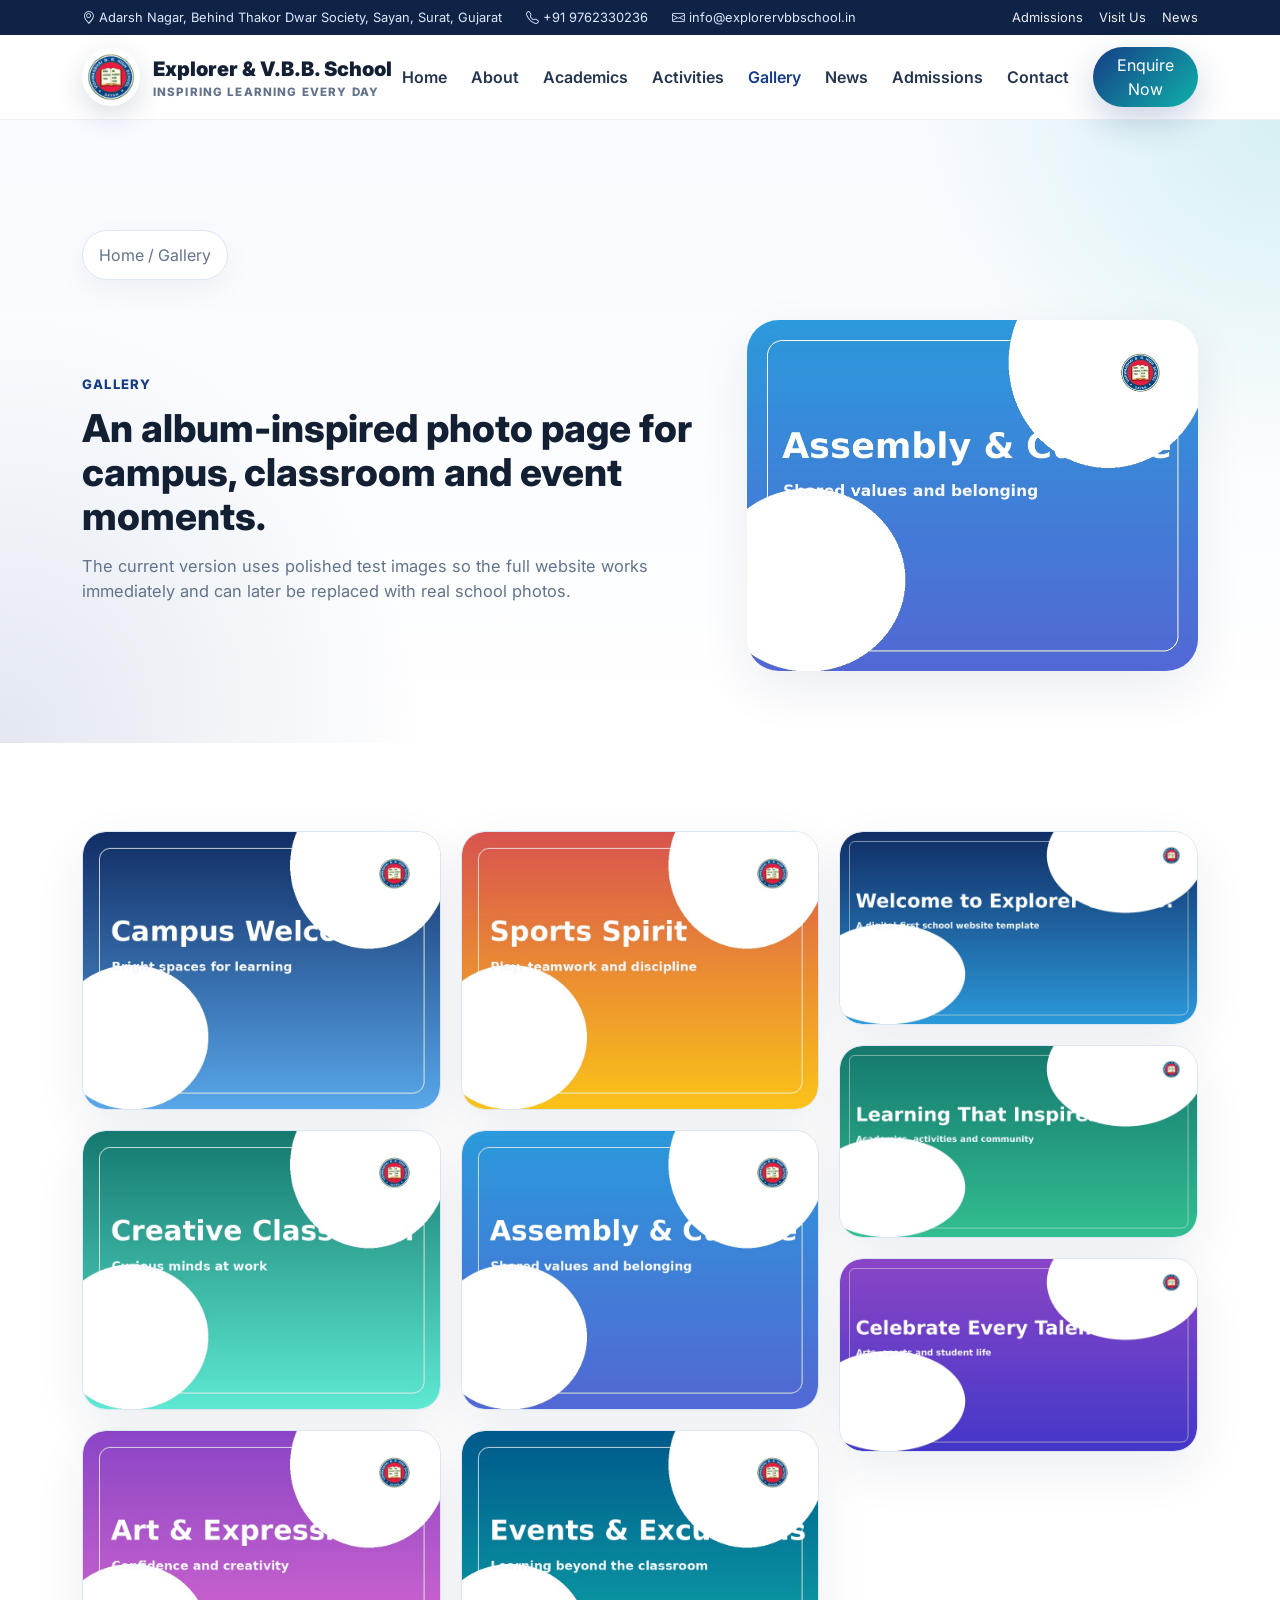
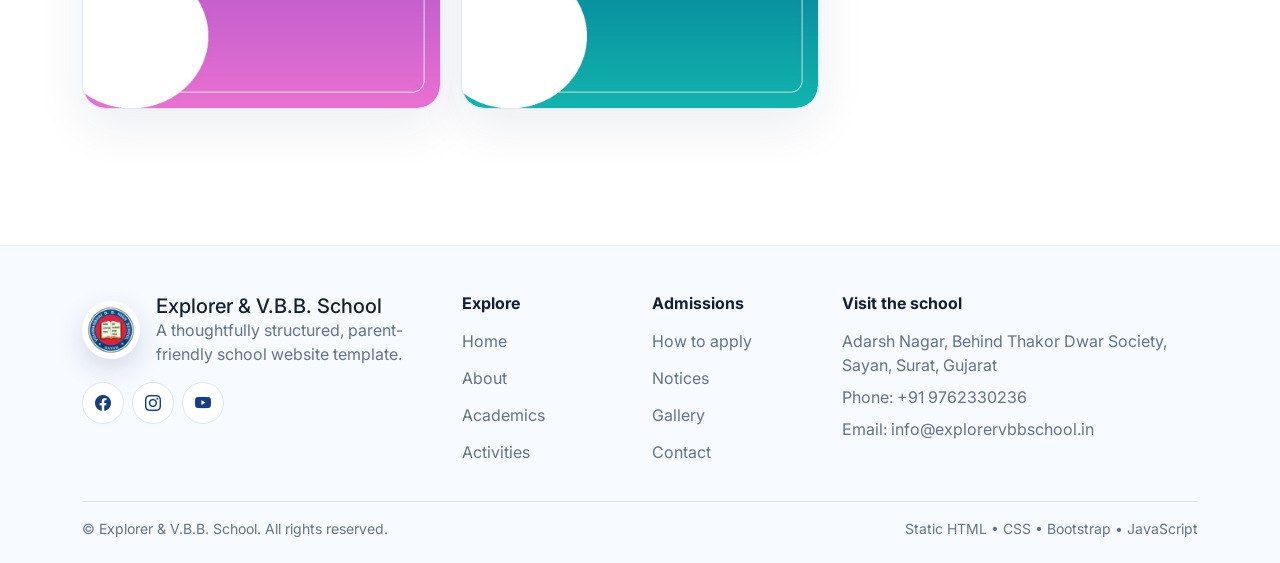
<file: pages/gallery.html>
<!DOCTYPE html>
<html lang="en">
<head>
  <meta charset="UTF-8">
  <meta name="viewport" content="width=device-width, initial-scale=1.0">
  <title>Explorer & V.B.B. School | Gallery</title>
  <meta name="description" content="A polished school website template built with Bootstrap and JavaScript.">
  <link rel="icon" type="image/png" href="../images/favicon.png">
  <link rel="preconnect" href="https://fonts.googleapis.com">
  <link rel="preconnect" href="https://fonts.gstatic.com" crossorigin>
  <link href="https://fonts.googleapis.com/css2?family=Inter:wght@400;500;600;700;800&display=swap" rel="stylesheet">
  <link href="https://cdn.jsdelivr.net/npm/bootstrap@5.3.3/dist/css/bootstrap.min.css" rel="stylesheet">
  <link href="https://cdn.jsdelivr.net/npm/bootstrap-icons@1.11.3/font/bootstrap-icons.css" rel="stylesheet">
  <link rel="stylesheet" href="../css/style.css">
</head>
<body>

  <div class="topbar py-2 d-none d-lg-block">
    <div class="container d-flex justify-content-between align-items-center small">
      <div class="d-flex gap-4 flex-wrap">
        <span><i class="bi bi-geo-alt"></i> Adarsh Nagar, Behind Thakor Dwar Society, Sayan, Surat, Gujarat</span>
        <span><i class="bi bi-telephone"></i> +91 9762330236</span>
        <span><i class="bi bi-envelope"></i> info@explorervbbschool.in</span>
      </div>
      <div class="d-flex gap-3">
        <a href="admissions.html">Admissions</a>
        <a href="contact.html">Visit Us</a>
        <a href="news.html">News</a>
      </div>
    </div>
  </div>
  <nav class="navbar navbar-expand-lg sticky-top custom-navbar">
    <div class="container">
      <a class="navbar-brand" href="../index.html">
        <img src="../images/logo.png" alt="School logo" class="brand-logo">
        <span><strong>Explorer &amp; V.B.B. School</strong><small>Inspiring learning every day</small></span>
      </a>
      <button class="navbar-toggler" type="button" data-bs-toggle="collapse" data-bs-target="#mainNav"><span class="navbar-toggler-icon"></span></button>
      <div class="collapse navbar-collapse" id="mainNav">
        <ul class="navbar-nav ms-auto align-items-lg-center gap-lg-2">
          <li class="nav-item"><a class="nav-link" href="../index.html">Home</a></li>
          <li class="nav-item"><a class="nav-link" href="about.html">About</a></li>
          <li class="nav-item"><a class="nav-link" href="academics.html">Academics</a></li>
          <li class="nav-item"><a class="nav-link" href="activities.html">Activities</a></li>
          <li class="nav-item"><a class="nav-link" href="gallery.html">Gallery</a></li>
          <li class="nav-item"><a class="nav-link" href="news.html">News</a></li>
          <li class="nav-item"><a class="nav-link" href="admissions.html">Admissions</a></li>
          <li class="nav-item"><a class="nav-link" href="contact.html">Contact</a></li>
          <li class="nav-item ms-lg-2"><a class="btn btn-brand rounded-pill px-4" href="admissions.html">Enquire Now</a></li>
        </ul>
      </div>
    </div>
  </nav>


<section class="page-hero"><div class="container position-relative"><span class="breadcrumb-modern">Home / Gallery</span><div class="row align-items-center g-4 mt-3"><div class="col-lg-7"><span class="eyebrow">Gallery</span><h1 class="display-title">An album-inspired photo page for campus, classroom and event moments.</h1><p class="lead-copy mt-3">The current version uses polished test images so the full website works immediately and can later be replaced with real school photos.</p></div><div class="col-lg-5"><img src="../images/gallery-5.jpg" alt="Gallery hero" class="rounded-4xl shadow-soft"></div></div></div></section>
<section class="section-space"><div class="container"><div class="gallery-grid"><div class="gallery-card"><img src="../images/gallery-1.jpg" alt="Gallery 1"></div><div class="gallery-card"><img src="../images/gallery-2.jpg" alt="Gallery 2"></div><div class="gallery-card"><img src="../images/gallery-3.jpg" alt="Gallery 3"></div><div class="gallery-card"><img src="../images/gallery-4.jpg" alt="Gallery 4"></div><div class="gallery-card"><img src="../images/gallery-5.jpg" alt="Gallery 5"></div><div class="gallery-card"><img src="../images/gallery-6.jpg" alt="Gallery 6"></div><div class="gallery-card"><img src="../images/hero-1.jpg" alt="Gallery 7"></div><div class="gallery-card"><img src="../images/hero-2.jpg" alt="Gallery 8"></div><div class="gallery-card"><img src="../images/hero-3.jpg" alt="Gallery 9"></div></div></div></section>


  <footer class="footer pt-5 pb-4 mt-5">
    <div class="container">
      <div class="row g-4 align-items-start">
        <div class="col-lg-4">
          <div class="d-flex align-items-center gap-3 mb-3">
            <img src="../images/logo.png" alt="School logo" class="brand-logo">
            <div>
              <h5 class="mb-0">Explorer &amp; V.B.B. School</h5>
              <p class="mb-0 text-muted-2">A thoughtfully structured, parent-friendly school website template.</p>
            </div>
          </div>
          <div class="social-links d-flex gap-2 mt-3">
            <a href="#"><i class="bi bi-facebook"></i></a>
            <a href="#"><i class="bi bi-instagram"></i></a>
            <a href="#"><i class="bi bi-youtube"></i></a>
          </div>
        </div>
        <div class="col-sm-6 col-lg-2">
          <h6 class="fw-bold mb-3">Explore</h6>
          <ul class="footer-links">
            <li><a href="../index.html">Home</a></li>
            <li><a href="about.html">About</a></li>
            <li><a href="academics.html">Academics</a></li>
            <li><a href="activities.html">Activities</a></li>
          </ul>
        </div>
        <div class="col-sm-6 col-lg-2">
          <h6 class="fw-bold mb-3">Admissions</h6>
          <ul class="footer-links">
            <li><a href="admissions.html">How to apply</a></li>
            <li><a href="news.html">Notices</a></li>
            <li><a href="gallery.html">Gallery</a></li>
            <li><a href="contact.html">Contact</a></li>
          </ul>
        </div>
        <div class="col-lg-4">
          <h6 class="fw-bold mb-3">Visit the school</h6>
          <p class="text-muted-2 mb-2">Adarsh Nagar, Behind Thakor Dwar Society, Sayan, Surat, Gujarat</p>
          <p class="text-muted-2 mb-2">Phone: +91 9762330236</p>
          <p class="text-muted-2 mb-0">Email: info@explorervbbschool.in</p>
        </div>
      </div>
      <div class="border-top mt-4 pt-3 d-flex flex-column flex-md-row justify-content-between small text-muted-2">
        <span>© Explorer &amp; V.B.B. School. All rights reserved.</span>
        <span>Static HTML • CSS • Bootstrap • JavaScript</span>
      </div>
    </div>
  </footer>
  <button class="back-to-top" aria-label="Back to top"><i class="bi bi-arrow-up"></i></button>

<script src="https://cdn.jsdelivr.net/npm/bootstrap@5.3.3/dist/js/bootstrap.bundle.min.js"></script>
<script src="../js/main.js"></script>
</body>
</html>
</file>
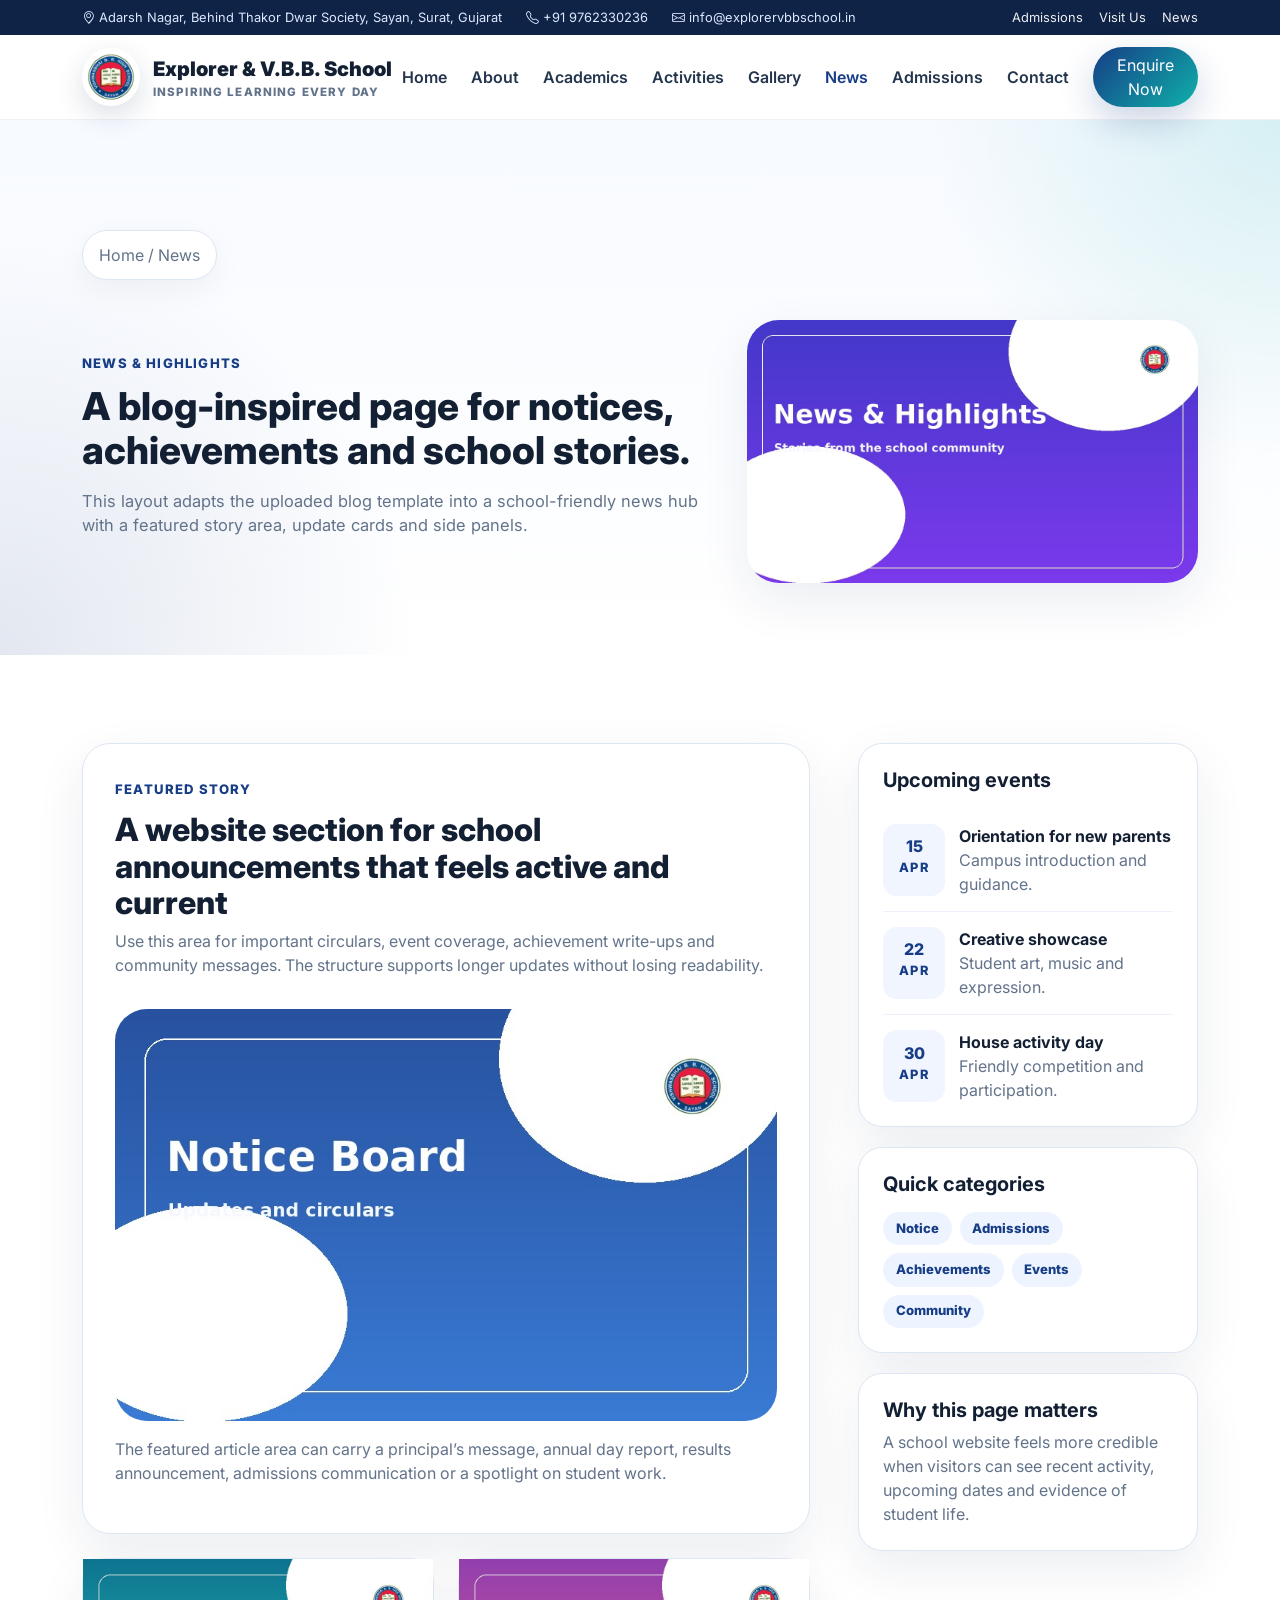
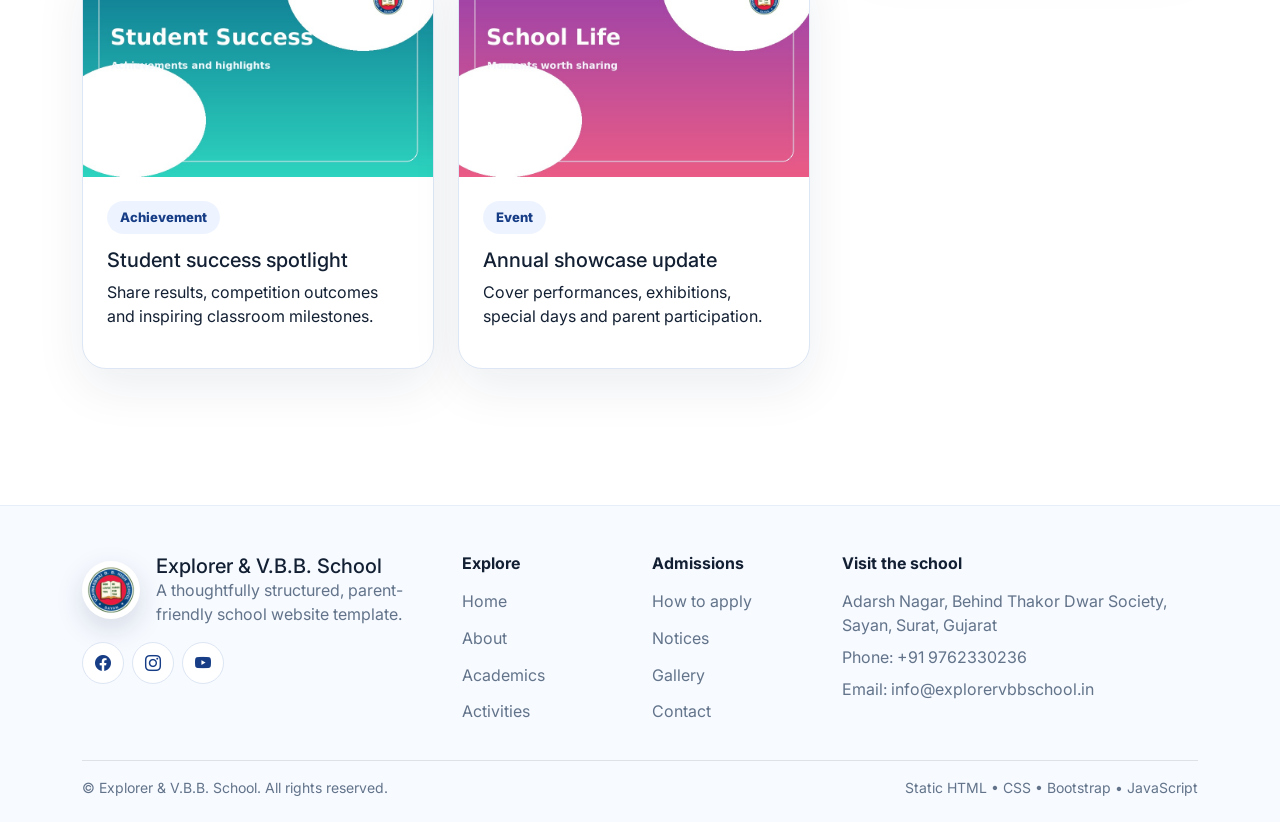
<file: pages/news.html>
<!DOCTYPE html>
<html lang="en">
<head>
  <meta charset="UTF-8">
  <meta name="viewport" content="width=device-width, initial-scale=1.0">
  <title>Explorer & V.B.B. School | News</title>
  <meta name="description" content="A polished school website template built with Bootstrap and JavaScript.">
  <link rel="icon" type="image/png" href="../images/favicon.png">
  <link rel="preconnect" href="https://fonts.googleapis.com">
  <link rel="preconnect" href="https://fonts.gstatic.com" crossorigin>
  <link href="https://fonts.googleapis.com/css2?family=Inter:wght@400;500;600;700;800&display=swap" rel="stylesheet">
  <link href="https://cdn.jsdelivr.net/npm/bootstrap@5.3.3/dist/css/bootstrap.min.css" rel="stylesheet">
  <link href="https://cdn.jsdelivr.net/npm/bootstrap-icons@1.11.3/font/bootstrap-icons.css" rel="stylesheet">
  <link rel="stylesheet" href="../css/style.css">
</head>
<body>

  <div class="topbar py-2 d-none d-lg-block">
    <div class="container d-flex justify-content-between align-items-center small">
      <div class="d-flex gap-4 flex-wrap">
        <span><i class="bi bi-geo-alt"></i> Adarsh Nagar, Behind Thakor Dwar Society, Sayan, Surat, Gujarat</span>
        <span><i class="bi bi-telephone"></i> +91 9762330236</span>
        <span><i class="bi bi-envelope"></i> info@explorervbbschool.in</span>
      </div>
      <div class="d-flex gap-3">
        <a href="admissions.html">Admissions</a>
        <a href="contact.html">Visit Us</a>
        <a href="news.html">News</a>
      </div>
    </div>
  </div>
  <nav class="navbar navbar-expand-lg sticky-top custom-navbar">
    <div class="container">
      <a class="navbar-brand" href="../index.html">
        <img src="../images/logo.png" alt="School logo" class="brand-logo">
        <span><strong>Explorer &amp; V.B.B. School</strong><small>Inspiring learning every day</small></span>
      </a>
      <button class="navbar-toggler" type="button" data-bs-toggle="collapse" data-bs-target="#mainNav"><span class="navbar-toggler-icon"></span></button>
      <div class="collapse navbar-collapse" id="mainNav">
        <ul class="navbar-nav ms-auto align-items-lg-center gap-lg-2">
          <li class="nav-item"><a class="nav-link" href="../index.html">Home</a></li>
          <li class="nav-item"><a class="nav-link" href="about.html">About</a></li>
          <li class="nav-item"><a class="nav-link" href="academics.html">Academics</a></li>
          <li class="nav-item"><a class="nav-link" href="activities.html">Activities</a></li>
          <li class="nav-item"><a class="nav-link" href="gallery.html">Gallery</a></li>
          <li class="nav-item"><a class="nav-link" href="news.html">News</a></li>
          <li class="nav-item"><a class="nav-link" href="admissions.html">Admissions</a></li>
          <li class="nav-item"><a class="nav-link" href="contact.html">Contact</a></li>
          <li class="nav-item ms-lg-2"><a class="btn btn-brand rounded-pill px-4" href="admissions.html">Enquire Now</a></li>
        </ul>
      </div>
    </div>
  </nav>


<section class="page-hero"><div class="container position-relative"><span class="breadcrumb-modern">Home / News</span><div class="row align-items-center g-4 mt-3"><div class="col-lg-7"><span class="eyebrow">News & highlights</span><h1 class="display-title">A blog-inspired page for notices, achievements and school stories.</h1><p class="lead-copy mt-3">This layout adapts the uploaded blog template into a school-friendly news hub with a featured story area, update cards and side panels.</p></div><div class="col-lg-5"><img src="../images/news-hero.jpg" alt="News hero" class="rounded-4xl shadow-soft"></div></div></div></section>
<section class="section-space"><div class="container blog-layout"><div class="row g-5"><div class="col-lg-8"><div class="main-post mb-4"><span class="eyebrow">Featured story</span><h2 class="display-title fs-2">A website section for school announcements that feels active and current</h2><p class="text-muted-2">Use this area for important circulars, event coverage, achievement write-ups and community messages. The structure supports longer updates without losing readability.</p><img src="../images/news-1.jpg" class="rounded-4xl my-3" alt="Featured story"><p class="text-muted-2">The featured article area can carry a principal’s message, annual day report, results announcement, admissions communication or a spotlight on student work.</p></div><div class="row g-4"><div class="col-md-6"><div class="news-card h-100"><img src="../images/news-2.jpg" alt="Achievement"><div class="card-body"><span class="program-tag">Achievement</span><h5>Student success spotlight</h5><p>Share results, competition outcomes and inspiring classroom milestones.</p></div></div></div><div class="col-md-6"><div class="news-card h-100"><img src="../images/news-3.jpg" alt="Event"><div class="card-body"><span class="program-tag">Event</span><h5>Annual showcase update</h5><p>Cover performances, exhibitions, special days and parent participation.</p></div></div></div></div></div><div class="col-lg-4"><div class="sidebar-box"><h5 class="fw-bold">Upcoming events</h5><ul class="event-list mt-3"><li><div class="event-date">15<span>APR</span></div><div><strong>Orientation for new parents</strong><div class="text-muted-2">Campus introduction and guidance.</div></div></li><li><div class="event-date">22<span>APR</span></div><div><strong>Creative showcase</strong><div class="text-muted-2">Student art, music and expression.</div></div></li><li><div class="event-date">30<span>APR</span></div><div><strong>House activity day</strong><div class="text-muted-2">Friendly competition and participation.</div></div></li></ul></div><div class="sidebar-box"><h5 class="fw-bold">Quick categories</h5><div class="d-flex flex-wrap gap-2 mt-3"><span class="program-tag m-0">Notice</span><span class="program-tag m-0">Admissions</span><span class="program-tag m-0">Achievements</span><span class="program-tag m-0">Events</span><span class="program-tag m-0">Community</span></div></div><div class="sidebar-box"><h5 class="fw-bold">Why this page matters</h5><p class="text-muted-2 mb-0">A school website feels more credible when visitors can see recent activity, upcoming dates and evidence of student life.</p></div></div></div></div></section>


  <footer class="footer pt-5 pb-4 mt-5">
    <div class="container">
      <div class="row g-4 align-items-start">
        <div class="col-lg-4">
          <div class="d-flex align-items-center gap-3 mb-3">
            <img src="../images/logo.png" alt="School logo" class="brand-logo">
            <div>
              <h5 class="mb-0">Explorer &amp; V.B.B. School</h5>
              <p class="mb-0 text-muted-2">A thoughtfully structured, parent-friendly school website template.</p>
            </div>
          </div>
          <div class="social-links d-flex gap-2 mt-3">
            <a href="#"><i class="bi bi-facebook"></i></a>
            <a href="#"><i class="bi bi-instagram"></i></a>
            <a href="#"><i class="bi bi-youtube"></i></a>
          </div>
        </div>
        <div class="col-sm-6 col-lg-2">
          <h6 class="fw-bold mb-3">Explore</h6>
          <ul class="footer-links">
            <li><a href="../index.html">Home</a></li>
            <li><a href="about.html">About</a></li>
            <li><a href="academics.html">Academics</a></li>
            <li><a href="activities.html">Activities</a></li>
          </ul>
        </div>
        <div class="col-sm-6 col-lg-2">
          <h6 class="fw-bold mb-3">Admissions</h6>
          <ul class="footer-links">
            <li><a href="admissions.html">How to apply</a></li>
            <li><a href="news.html">Notices</a></li>
            <li><a href="gallery.html">Gallery</a></li>
            <li><a href="contact.html">Contact</a></li>
          </ul>
        </div>
        <div class="col-lg-4">
          <h6 class="fw-bold mb-3">Visit the school</h6>
          <p class="text-muted-2 mb-2">Adarsh Nagar, Behind Thakor Dwar Society, Sayan, Surat, Gujarat</p>
          <p class="text-muted-2 mb-2">Phone: +91 9762330236</p>
          <p class="text-muted-2 mb-0">Email: info@explorervbbschool.in</p>
        </div>
      </div>
      <div class="border-top mt-4 pt-3 d-flex flex-column flex-md-row justify-content-between small text-muted-2">
        <span>© Explorer &amp; V.B.B. School. All rights reserved.</span>
        <span>Static HTML • CSS • Bootstrap • JavaScript</span>
      </div>
    </div>
  </footer>
  <button class="back-to-top" aria-label="Back to top"><i class="bi bi-arrow-up"></i></button>

<script src="https://cdn.jsdelivr.net/npm/bootstrap@5.3.3/dist/js/bootstrap.bundle.min.js"></script>
<script src="../js/main.js"></script>
</body>
</html>
</file>
<file: css/style.css>
:root{
  --primary:#163d86;
  --primary-2:#2852a4;
  --secondary:#0fb1aa;
  --accent:#f4b400;
  --ink:#132033;
  --muted:#62738a;
  --soft:#f5f8fe;
  --card:#ffffff;
  --line:#dde6f4;
  --shadow:0 18px 50px rgba(15,38,78,.08);
  --radius:24px;
}
*{box-sizing:border-box}
html{scroll-behavior:smooth}
body{font-family:'Inter',system-ui,-apple-system,Segoe UI,Roboto,Arial,sans-serif;color:var(--ink);background:#fff}
a{text-decoration:none;color:inherit}
img{max-width:100%}
.section-space{padding:88px 0}
.bg-soft{background:linear-gradient(180deg,#f8fbff 0%, #f4f8fe 100%)}
.text-muted-2{color:var(--muted)}
.shadow-soft{box-shadow:var(--shadow)}
.rounded-4xl{border-radius:32px}
.topbar{background:#0f2346;color:#dce8ff;font-size:.92rem}
.topbar a{color:#fff;opacity:.92}
.custom-navbar{background:rgba(255,255,255,.94);backdrop-filter:blur(12px);border-bottom:1px solid rgba(17,24,39,.06);transition:.3s}
.custom-navbar.scrolled{box-shadow:0 10px 30px rgba(17,24,39,.08)}
.navbar-brand{display:flex;align-items:center;gap:.8rem;font-weight:800;color:var(--ink)}
.brand-logo{width:58px;height:58px;object-fit:contain;border-radius:50%;background:#fff;padding:4px;box-shadow:0 10px 28px rgba(15,38,78,.15)}
.navbar-brand small{display:block;font-size:.72rem;color:var(--muted);letter-spacing:.1em;text-transform:uppercase}
.nav-link{font-weight:600;color:#24354d!important}
.nav-link.active,.nav-link:hover{color:var(--primary)!important}
.btn-brand{background:linear-gradient(135deg,var(--primary),var(--secondary));color:#fff;border:none;box-shadow:0 14px 35px rgba(19,60,134,.22)}
.btn-brand:hover{color:#fff;transform:translateY(-1px)}
.btn-outline-brand{border:1px solid var(--primary);color:var(--primary);background:#fff}
.btn-outline-brand:hover{background:var(--primary);color:#fff}
.hero-carousel .carousel-item{height:min(92vh,780px)}
.hero-carousel .carousel-item img{height:100%;width:100%;object-fit:cover;filter:saturate(1.03)}
.hero-carousel .carousel-item::after{content:"";position:absolute;inset:0;background:linear-gradient(90deg,rgba(11,24,49,.74),rgba(11,24,49,.34) 48%,rgba(11,24,49,.18))}
.hero-carousel .carousel-caption{z-index:2;left:7%;right:7%;bottom:18%;text-align:left}
.hero-kicker{display:inline-block;padding:.55rem 1rem;border-radius:999px;background:rgba(255,255,255,.16);backdrop-filter:blur(6px);color:#fff;font-weight:700;letter-spacing:.05em;text-transform:uppercase;margin-bottom:1rem}
.hero-title{font-size:clamp(2.2rem,5vw,4.9rem);font-weight:800;line-height:1.04;margin-bottom:1rem}
.hero-text{max-width:680px;font-size:1.05rem;color:rgba(255,255,255,.86)}
.hero-actions{display:flex;gap:1rem;flex-wrap:wrap;margin-top:1.5rem}
.hero-badgebar{position:relative;margin-top:-56px;z-index:8}
.info-strip{background:#fff;border:1px solid var(--line);border-radius:28px;padding:1.15rem 1.2rem;box-shadow:var(--shadow)}
.info-strip .item{display:flex;gap:.85rem;align-items:center;padding:.5rem}
.info-strip i{width:48px;height:48px;border-radius:16px;display:grid;place-items:center;background:linear-gradient(135deg,var(--primary),var(--secondary));color:#fff;font-size:1.15rem}
.info-strip h6{margin:0;font-weight:800}
.info-strip p{margin:0;color:var(--muted);font-size:.92rem}
.section-heading{max-width:760px;margin:0 auto 2rem;text-align:center}
.section-heading.left{text-align:left;margin-left:0}
.eyebrow{display:inline-block;color:var(--primary);font-weight:800;letter-spacing:.09em;text-transform:uppercase;font-size:.82rem;margin-bottom:.75rem}
.display-title{font-size:clamp(1.9rem,3vw,3.15rem);font-weight:800;line-height:1.14}
.lead-copy{font-size:1.03rem;color:var(--muted)}
.feature-card,.program-card,.house-card,.gallery-card,.contact-card,.timeline-card,.stats-card,.news-card,.admission-step,.faq-card,.quick-card,.value-card{background:#fff;border:1px solid var(--line);border-radius:var(--radius);box-shadow:var(--shadow)}
.feature-card,.quick-card,.stats-card,.value-card,.contact-card,.admission-step,.faq-card,.timeline-card{padding:1.75rem}
.feature-card,.program-card,.news-card,.gallery-card,.house-card,.quick-card,.contact-card,.value-card{transition:.28s ease}
.feature-card:hover,.program-card:hover,.news-card:hover,.gallery-card:hover,.house-card:hover,.quick-card:hover,.value-card:hover{transform:translateY(-6px)}
.icon-pill{width:64px;height:64px;border-radius:20px;display:grid;place-items:center;background:linear-gradient(135deg,var(--primary),var(--secondary));color:#fff;font-size:1.4rem;box-shadow:0 12px 24px rgba(19,60,134,.2)}
.program-card{overflow:hidden}
.program-card img,.news-card img,.gallery-card img{width:100%;display:block}
.program-card .card-body,.news-card .card-body{padding:1.5rem}
.program-tag{display:inline-block;padding:.42rem .8rem;border-radius:999px;background:#eef4ff;color:var(--primary);font-size:.82rem;font-weight:800;margin-bottom:.85rem}
.jumbo-box{background:linear-gradient(135deg,#11254b 0%,#20408d 52%,#0fb1aa 100%);color:#fff;border-radius:36px;padding:3rem;position:relative;overflow:hidden;box-shadow:var(--shadow)}
.jumbo-box::before,.jumbo-box::after{content:"";position:absolute;border-radius:50%;background:rgba(255,255,255,.08)}
.jumbo-box::before{width:240px;height:240px;right:-60px;top:-70px}
.jumbo-box::after{width:180px;height:180px;left:-50px;bottom:-60px}
.jumbo-box .btn-light{font-weight:700}
.notice-board,.calendar-panel{background:#fff;border:1px solid var(--line);border-radius:28px;box-shadow:var(--shadow);padding:1.8rem;height:100%}
.notice-item{display:flex;gap:1rem;align-items:flex-start;padding:1rem 0;border-bottom:1px solid #edf2fa}
.notice-item:last-child{border-bottom:none;padding-bottom:0}
.notice-date{min-width:76px;border-radius:18px;background:linear-gradient(135deg,var(--primary),var(--secondary));color:#fff;text-align:center;padding:.8rem .55rem;line-height:1}
.notice-date strong{display:block;font-size:1.35rem}
.notice-date span{display:block;margin-top:.2rem;font-size:.78rem;letter-spacing:.08em}
.notice-item h6{margin:0 0 .35rem;font-weight:800}
.notice-item p{margin:0;color:var(--muted)}
.calendar-list{list-style:none;margin:0;padding:0}
.calendar-list li{padding:1rem 0;border-bottom:1px solid #edf2fa}
.calendar-list li:last-child{border-bottom:none;padding-bottom:0}
.calendar-list span{display:block;color:var(--primary);font-size:.78rem;font-weight:800;letter-spacing:.09em;text-transform:uppercase}
.calendar-list strong{font-weight:700}
.stats-card{text-align:center}
.stats-card h3{font-size:2.3rem;font-weight:800;margin-bottom:.25rem;color:var(--primary)}
.testimonial-wrap{background:linear-gradient(135deg,#10274f,#254a9f 58%,#0fb1aa);border-radius:36px;padding:2rem;box-shadow:var(--shadow)}
.testimonial-card{background:rgba(255,255,255,.12);backdrop-filter:blur(10px);border:1px solid rgba(255,255,255,.15);border-radius:28px;padding:2rem;color:#fff;height:100%}
.testimonial-card p{font-size:1.02rem;color:rgba(255,255,255,.92)}
.house-card{text-align:center;padding:2rem}
.house-mark{width:74px;height:74px;border-radius:50%;display:grid;place-items:center;margin:0 auto 1rem;color:#fff;font-weight:800;font-size:1.45rem;box-shadow:0 16px 34px rgba(17,24,39,.14)}
.house-red{background:linear-gradient(135deg,#ea4335,#ff7b6b)}
.house-blue{background:linear-gradient(135deg,#2563eb,#3b82f6)}
.house-green{background:linear-gradient(135deg,#059669,#10b981)}
.house-gold{background:linear-gradient(135deg,#d97706,#f59e0b)}
.page-hero{padding:110px 0 72px;background:linear-gradient(180deg,#f7faff 0,#fff 100%);position:relative;overflow:hidden}
.page-hero::before{content:"";position:absolute;inset:0;background:radial-gradient(circle at top right,rgba(15,177,170,.14),transparent 25%),radial-gradient(circle at bottom left,rgba(22,61,134,.12),transparent 30%)}
.breadcrumb-modern{display:inline-flex;gap:.45rem;flex-wrap:wrap;padding:.75rem 1rem;border-radius:999px;background:#fff;border:1px solid var(--line);color:var(--muted);box-shadow:0 10px 30px rgba(17,24,39,.05)}
.timeline-card{height:100%;position:relative;overflow:hidden}
.timeline-card::after{content:"";position:absolute;width:94px;height:94px;border-radius:50%;background:rgba(15,177,170,.08);right:-22px;top:-22px}
.gallery-grid{column-count:3;column-gap:1.25rem}
.gallery-card{margin-bottom:1.25rem;overflow:hidden}
.gallery-card img{border-radius:22px;object-fit:cover}
.contact-map{min-height:340px;border-radius:28px;overflow:hidden;border:1px solid var(--line);box-shadow:var(--shadow)}
.contact-map iframe{width:100%;height:100%;border:0}
.footer{background:#f7faff;border-top:1px solid #e6eef9}
.footer-links{list-style:none;padding:0;margin:0}
.footer-links li{margin-bottom:.8rem}
.footer-links a{color:var(--muted)}
.footer-links a:hover{color:var(--primary)}
.social-links a{width:42px;height:42px;border-radius:50%;display:grid;place-items:center;background:#fff;border:1px solid var(--line);color:var(--primary)}
.back-to-top{position:fixed;right:18px;bottom:18px;width:50px;height:50px;border:none;border-radius:50%;display:grid;place-items:center;background:linear-gradient(135deg,var(--primary),var(--secondary));color:#fff;box-shadow:var(--shadow);opacity:0;visibility:hidden;transition:.28s;z-index:999}
.back-to-top.show{opacity:1;visibility:visible}
.highlight-text{min-height:1.7rem;display:inline-flex;align-items:center;gap:.4rem;background:#eef8f8;color:#0b7b76;padding:.45rem .9rem;border-radius:999px;font-weight:700}
.blog-layout .main-post{padding:2rem;background:#fff;border:1px solid var(--line);border-radius:28px;box-shadow:var(--shadow)}
.blog-layout .sidebar-box{padding:1.5rem;background:#fff;border:1px solid var(--line);border-radius:24px;box-shadow:var(--shadow);margin-bottom:1.25rem}
.event-list{list-style:none;padding:0;margin:0}
.event-list li{display:flex;gap:.85rem;padding:.95rem 0;border-bottom:1px solid #edf2fa}
.event-list li:last-child{border-bottom:none;padding-bottom:0}
.event-date{min-width:62px;text-align:center;border-radius:14px;background:#f0f5ff;color:var(--primary);padding:.65rem .45rem;font-weight:800}
.event-date span{display:block;font-size:.8rem;letter-spacing:.08em;text-transform:uppercase}
.faq-card h6{font-weight:800}
@media (max-width:991.98px){
  .section-space{padding:72px 0}
  .hero-carousel .carousel-item{height:72vh}
  .hero-badgebar{margin-top:24px}
  .gallery-grid{column-count:2}
}
@media (max-width:767.98px){
  .topbar{display:none}
  .hero-carousel .carousel-caption{bottom:13%;left:6%;right:6%}
  .hero-title{font-size:2.2rem}
  .hero-carousel .carousel-item{height:82vh}
  .gallery-grid{column-count:1}
  .jumbo-box{padding:2rem}
}
</file>
